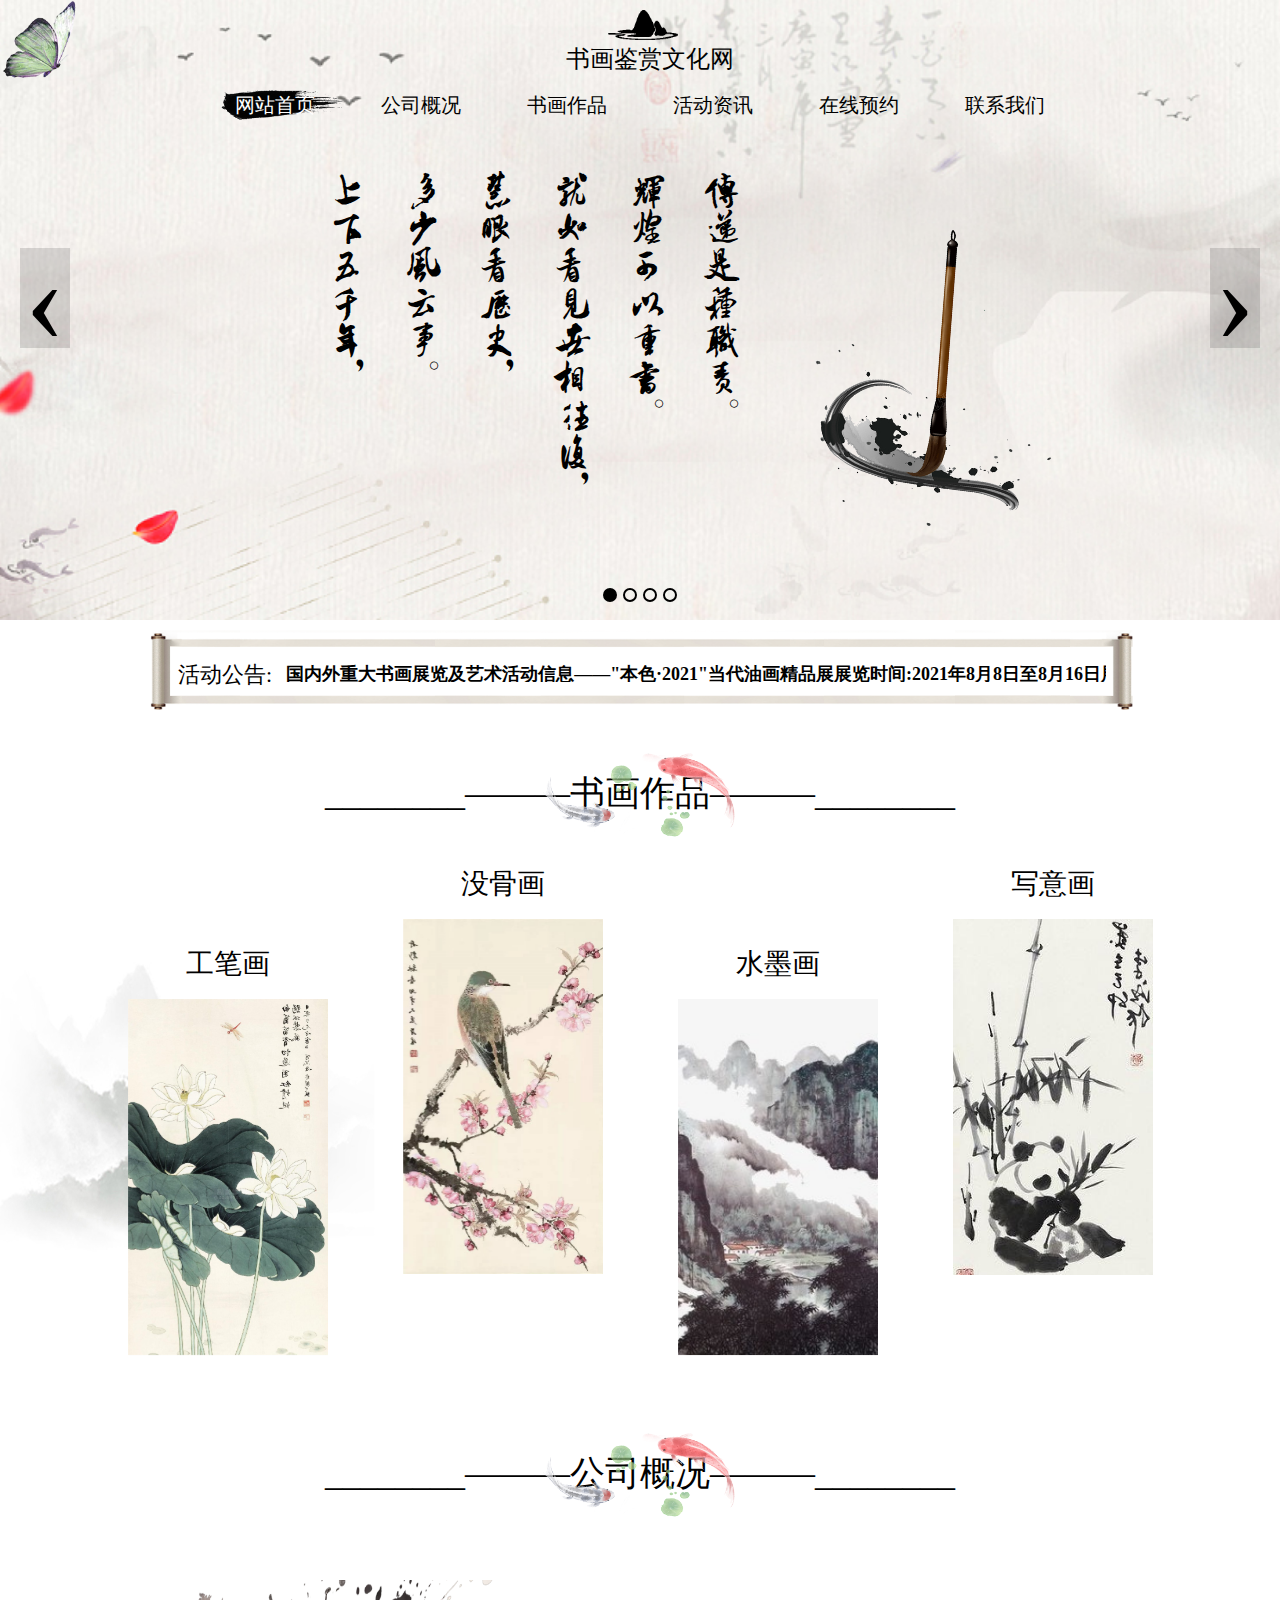
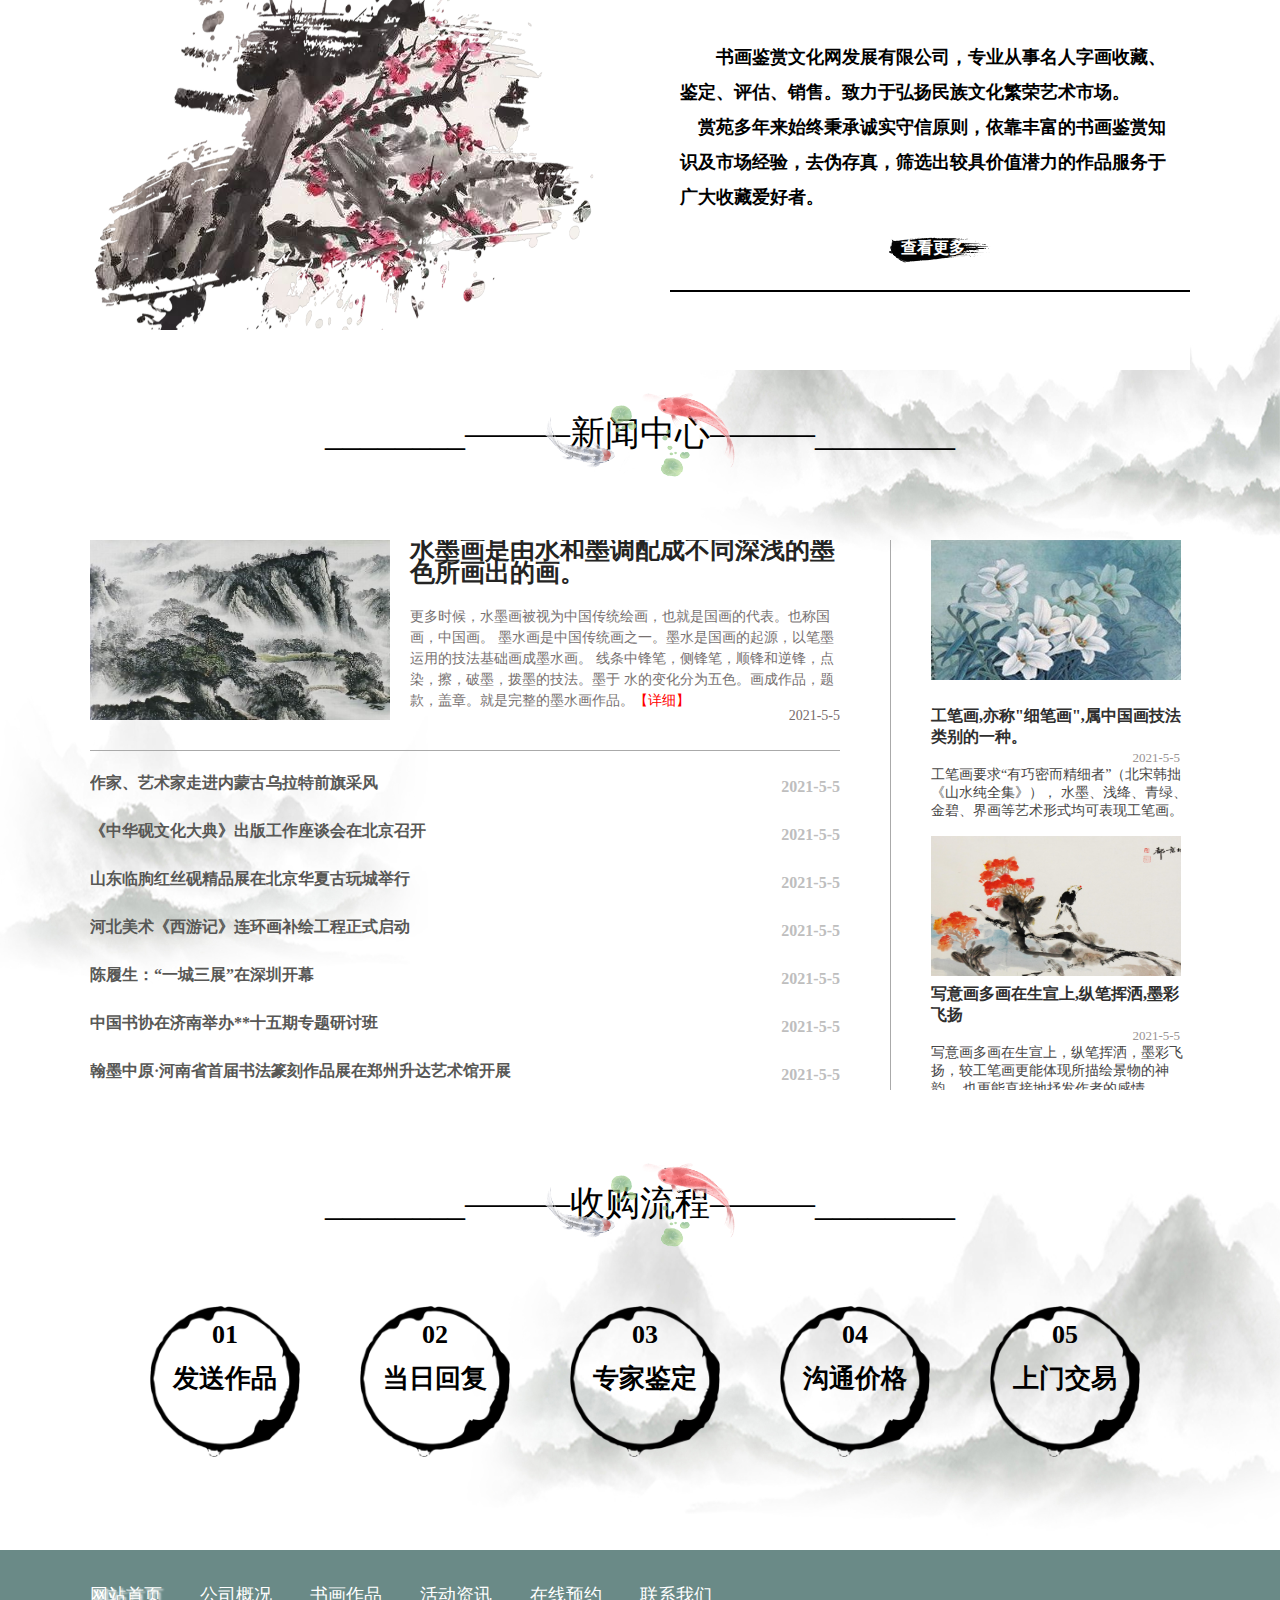
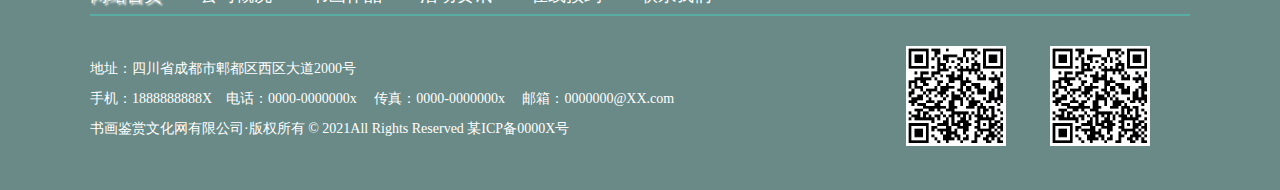
<file: html/index.html>
<!DOCTYPE html>
<html lang="en">

<head>
    <meta charset="UTF-8">
    <meta http-equiv="X-UA-Compatible" content="IE=edge">
    <meta name="viewport" content="width=device-width, initial-scale=1.0">
    <title>首页</title>
    <link rel="stylesheet" href="../css/网站首页.css" />
</head>

<body>
    <!--左侧固定定位的蝴蝶-->
    <a name="TOP"></a>
    <a href="#TOP" id="TOP1" title="回到顶部"></a>
    <span id="SPAN">飞回顶部</span>
    
    <!--头部部分-->
    <header>
        <a href="#"></a>
        <!--最上方的logo-->
        <img src="../img/logo1.png" id="logo1" />
        <!--毛笔图片-->
        <img src="../img/毛笔.png" class="maobi" />
        <!--网站名称-->
        <p>书画鉴赏文化网</p>
        <!--导航栏-->
        <ul>
            <li><a href="index.html" class="color">网站首页</a></li>
            <li><a href="公司概况.html">公司概况</a></li>
            <li><a href="书画作品.html">书画作品</a></li>
            <li><a href="活动资讯.html">活动资讯</a></li>
            <li><a href="在线预约.html">在线预约</a></li>
            <li><a href="联系我们.html">联系我们</a></li>
        </ul>

        <div class="banner">
            <!--banner图片切换-->
            <div id="slide">
                <section>
                    <div class="tupian">
                        <img src="../img/背景6.jpg" class="image">
                    </div>
                    <!--banner底部小圆点-->
                    <div class="select">
                    </div>
                    <!--banner左右切换-->
                    <div class="bt left"><span class="anniu">‹</span>
                    </div>
                    <div class="bt right"><span class="anniu">›</span></div>
                </section>
            </div>
        </div>
        <!--banner文字-->
        <p class="text1">
            <span>上下五千年，</span><br />
            <span>多少风云事。</span><br />
            <span>慧眼看历史，</span><br />
            <span>就如看见世相往复，</span><br />
            <span>辉煌可以重书。</span><br />
            <span>传递是种职责。</span>
        </p>
        <!--banner蝴蝶-->
        <span id="butterfly"></span>
    </header>
    <!--主体部分-->
    <main>
        <!--文字滚动-->
        <div id="long">
            <span>活动公告:</span>
            <span>
                <b>
                    国内外重大书画展览及艺术活动信息——"本色·2021"当代油画精品展展览时间:2021年8月8日至8月16日展览地点:
                    昆山侯北人美术馆"本色·2021"当代油画精品展将于2021年8月8日在昆山侯北人美术馆举办,此次"本色·2021-当代
                    油画精品展"大部分为当代油画的经典力作;与此同时本次展览还收录了当代国画、版画大师的鼎力之作。
                    "灿烂的感性"吴松绘画作品展展览时间:2021年6月25日至7月12曰展览地点:今日美术馆著名香港艺术家吴松先生
                    "灿烂的感性——吴松绘画作品展"将于6月25日至7月12日在北京今日美术馆举行,展览将展出吴松先生近年来的绘画
                    精品21件.本次展览由今日美术馆主办,著名美术评论家,策展人彭锋先生担任学术主持.
                </b>
            </span>
        </div>
        <!--书画作品-->
        <div id="Painting">
            <!--标题-->
            <p>________———书画作品———________</p>
            <!--标题背景图片-->
            <img src="../img/鱼-2.png" class="yu1" />
            <!--书画作品内容-->
            <ul>
                <li>
                    <span>工笔画</span>
                    <img src="../img/工笔画1.jpg" class="t1" />
                    <a href="书画作品.html"><span class="s1">工笔画,亦称"细笔画",属中国画技法类别的一种。</span></a>
                </li>
                <li>
                    <span>没骨画</span>
                    <img src="../img/没骨画1.jpg" class="t2" />
                    <a href="书画作品.html"><span class="s2">在书法里把笔锋所过之处称为"骨",其余部分称为"肉",不用勾轮廓,不要打底稿,更不能放底样拓描。</span></a>
                </li>
                <li>
                    <span>水墨画</span>
                    <img src="../img/水墨画1.jpg" class="t3" />
                    <a href="书画作品.html"><span class="s3">基本的水墨画,仅有水与墨,黑与白色,但进阶的水墨画,也有工笔花鸟画,色彩缤纷。</span></a>
                </li>
                <li>
                    <span>写意画</span><img src="../img/写意画1.jpg" class="t4" />
                    <a href="书画作品.html"><span class="s4">写意画多画在生宣上,纵笔挥洒,墨彩飞扬,较工笔画更能体现所描绘景物的神韵。</span></a>
                </li>
            </ul>
        </div>
        <!--公司概况-->
        <div id="company_profile">
            <!--标题-->
            <p>________———公司概况———________</p>
            <!--标题背景图片-->
            <img src="../img/鱼-2.png" class="yu2" />
            <!--左侧的蒙版-->
            <div class="masking_out"></div>
            <!--左侧内容-->
            <div class="left1"></div>
            <!--右侧内容-->
            <div class="right1">
                书画鉴赏文化网发展有限公司，专业从事名人字画收藏、鉴定、评估、销售。致力于弘扬民族文化繁荣艺术市场。<br />
                &nbsp;&nbsp;&nbsp;&nbsp;赏苑多年来始终秉承诚实守信原则，依靠丰富的书画鉴赏知识及市场经验，去伪存真，筛选出较具价值潜力的作品服务于广大收藏爱好者。
                <a href="公司概况.html">查看更多</a>
            </div>
        </div>
        <!--新闻中心-->
        <div id="press_center">
            <!--标题-->
            <p>________———新闻中心———________</p>
            <!--标题背景图片-->
            <img src="../img/鱼-2.png" class="yu3" />
            <!--左侧内容-->
            <div class="left2">
                <!--左侧上方内容-->
                <div class="pc1">
                    <a href="#"><img src="../img/水墨画4.jpg" /></a>
                    <span>水墨画是由水和墨调配成不同深浅的墨色所画出的画。</span><br /><br />
                    <span>
                        更多时候，水墨画被视为中国传统绘画，也就是国画的代表。也称国画，中国画。
                        墨水画是中国传统画之一。墨水是国画的起源，以笔墨运用的技法基础画成墨水画。
                        线条中锋笔，侧锋笔，顺锋和逆锋，点染，擦，破墨，拨墨的技法。墨于
                        水的变化分为五色。画成作品，题款，盖章。就是完整的墨水画作品。<b>【详细】</b><br />
                        <b class="b2">2021-5-5</b>
                    </span>
                </div>
                <!--左侧下方内容-->
                <div class="pc2">
                    <ul>
                        <li>作家、艺术家走进内蒙古乌拉特前旗采风<span>2021-5-5</span></li>
                        <li>《中华砚文化大典》出版工作座谈会在北京召开<span>2021-5-5</span></li>
                        <li>山东临朐红丝砚精品展在北京华夏古玩城举行<span>2021-5-5</span></li>
                        <li>河北美术《西游记》连环画补绘工程正式启动<span>2021-5-5</span></li>
                        <li>陈履生：“一城三展”在深圳开幕<span>2021-5-5</span></li>
                        <li>中国书协在济南举办**十五期专题研讨班<span>2021-5-5</span></li>
                        <li>翰墨中原·河南省首届书法篆刻作品展在郑州升达艺术馆开展<span>2021-5-5</span></li>
                    </ul>
                </div>
            </div>
            <!--右侧内容-->
            <div class="right2">
                <a href="#"><img src="../img/工笔画3.jpg" /></a><br />
                <span class="title1">工笔画,亦称"细笔画",属中国画技法类别的一种。</span><br />
                <span class="rq1">2021-5-5</span>
                <span>
                    工笔画要求“有巧密而精细者”（北宋韩拙《山水纯全集》），
                    水墨、浅绛、青绿、金碧、界画等艺术形式均可表现工笔画。<br /><br />
                </span>
                <a href="#"><img src="../img/写意画5.jpg" /></a>
                <span class="title1">写意画多画在生宣上,纵笔挥洒,墨彩飞扬</span><br />
                <span class="rq1">2021-5-5</span>
                <span>写意画多画在生宣上，纵笔挥洒，墨彩飞扬，较工笔画更能体现所描绘景物的神韵，
                    也更能直接地抒发作者的感情。
                </span>
            </div>
        </div>
        <!--收购流程-->
        <div id="Acquisition_process">
            <!--标题-->
            <p>________———收购流程———________</p>
            <!--标题背景图片-->
            <img src="../img/鱼-2.png" class="yu4" />
            <!--服务流程板块-->
            <ul>
                <li class="Li1">01<br />发送作品</li>
                <li class="Li2">02<br />当日回复</li>
                <li class="Li3">03<br />专家鉴定</li>
                <li class="Li4">04<br />沟通价格</li>
                <li class="Li5">05<br />上门交易</li>
            </ul>
        </div>
    </main>
    <!--底部-->
    <footer>
        <div id="foot">
            <ul>
                <li><a href="网站首页.html" class="color">网站首页</a></li>
                <li><a href="公司概况.html">公司概况</a></li>
                <li><a href="书画作品.html">书画作品</a></li>
                <li><a href="活动资讯.html">活动资讯</a></li>
                <li><a href="在线预约.html">在线预约</a></li>
                <li><a href="联系我们.html">联系我们</a></li>
            </ul>
            <img src="../img/二维码.jpg" />
            <img src="../img/二维码.jpg" />
            <span class="foot1">地址：四川省成都市郫都区西区大道2000号</span><br /><br />
            <span class="foot2">手机：1888888888X&nbsp;&nbsp;&nbsp;&nbsp;电话：0000-0000000x&nbsp;&nbsp;&nbsp;&nbsp;
                传真：0000-0000000x
                &nbsp;&nbsp;&nbsp;&nbsp;邮箱：​0000000@XX.com</span><br />
            <span class="foot3">书画鉴赏文化网有限公司·版权所有 © 2021All Rights Reserved 某ICP备0000X号</span>
        </div>
    </footer>
</body>
<!--引用js-->
<script type="text/javascript" src="../js/首页.js"></script>

</html>
</file>
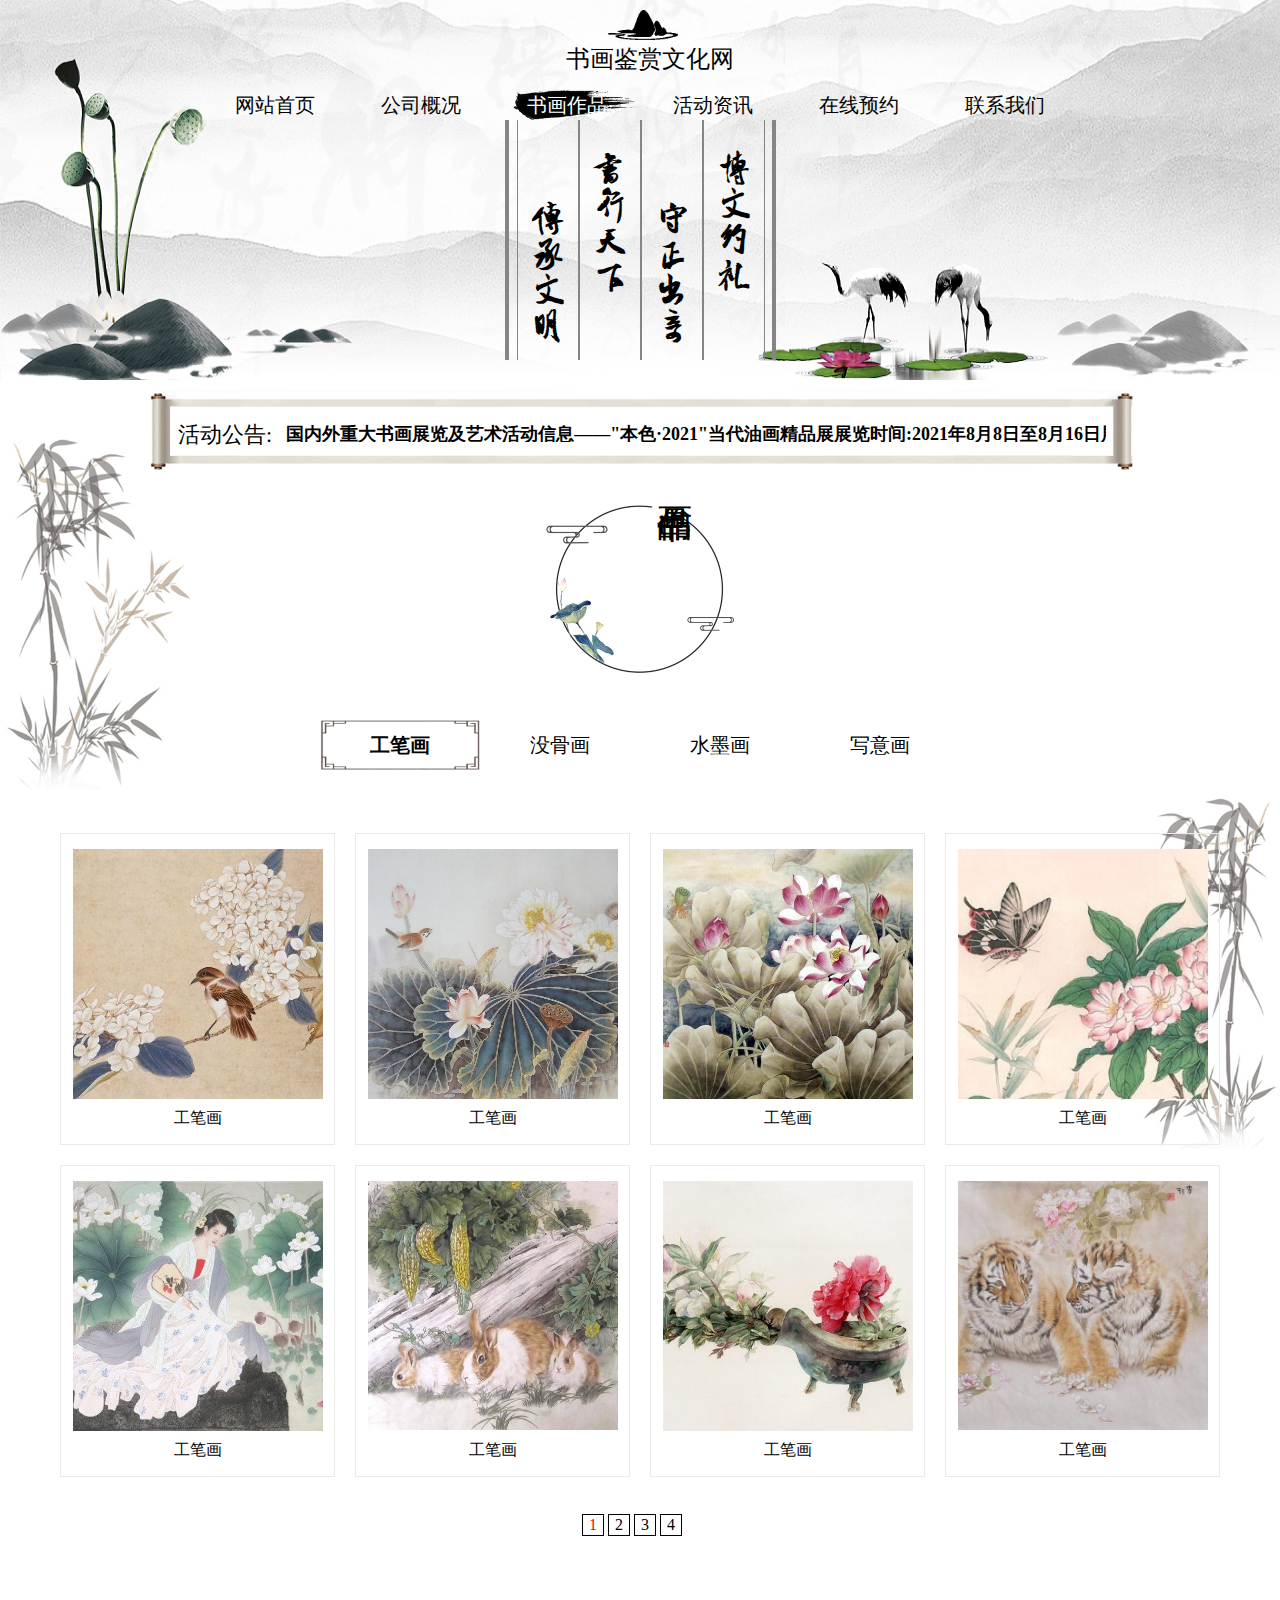
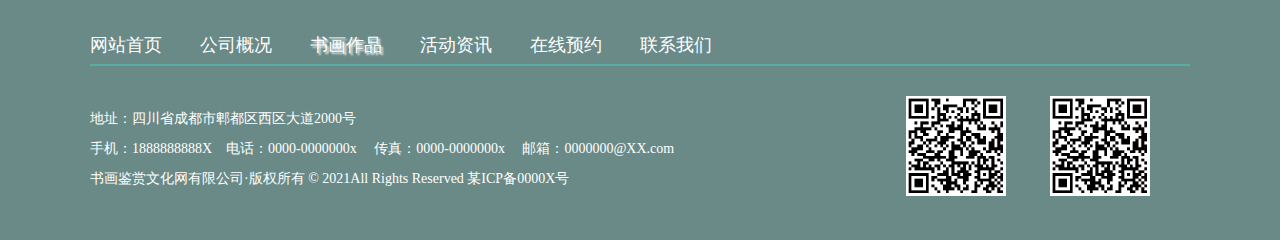
<file: html/书画作品.html>
<!DOCTYPE html>
<html lang="en">

<head>
    <meta charset="UTF-8">
    <meta http-equiv="X-UA-Compatible" content="IE=edge">
    <meta name="viewport" content="width=device-width, initial-scale=1.0">
    <title>书画作品</title>
    <link rel="stylesheet" href="../css/网站首页.css" />
    <link rel="stylesheet" href="../css/公司概况.css" />
    <link rel="stylesheet" href="../css/活动资讯.css" />
    <link rel="stylesheet" href="../css/书画作品.css" />

</head>

<body>
    <!--头部部分-->
    <header>
        <!--最上方的logo-->
        <img src="../img/logo1.png" id="logo1" />
        <!--网站名称-->
        <p>书画鉴赏文化网</p>
        <!--导航栏-->
        <ul>
            <li><a href="index.html">网站首页</a></li>
            <li><a href="公司概况.html">公司概况</a></li>
            <li><a href="书画作品.html" class="color">书画作品</a></li>
            <li><a href="活动资讯.html">活动资讯</a></li>
            <li><a href="在线预约.html">在线预约</a></li>
            <li><a href="联系我们.html">联系我们</a></li>
        </ul>
        <div class="banner">
            <!--图片轮播-->
            <div class="left1"></div>
            <!--banner文字-->
            <ul class="ul_1">
                <li>传承文明</li>
                <li>书行天下</li>
                <li>守正出奇</li>
                <li>博文约礼</li>
            </ul>
        </div>
    </header>
    <!--主体部分-->
    <main>
        <a name="aa"></a>
        <!--文字滚动-->
        <div id="long">
            <span>活动公告:</span>
            <span>
                <b>
                    国内外重大书画展览及艺术活动信息——"本色·2021"当代油画精品展展览时间:2021年8月8日至8月16日展览地点:
                    昆山侯北人美术馆"本色·2021"当代油画精品展将于2021年8月8日在昆山侯北人美术馆举办,此次"本色·2021-当代
                    油画精品展"大部分为当代油画的经典力作;与此同时本次展览还收录了当代国画、版画大师的鼎力之作。
                    "灿烂的感性"吴松绘画作品展展览时间:2021年6月25日至7月12曰展览地点:今日美术馆著名香港艺术家吴松先生
                    "灿烂的感性——吴松绘画作品展"将于6月25日至7月12日在北京今日美术馆举行,展览将展出吴松先生近年来的绘画
                    精品21件.本次展览由今日美术馆主办,著名美术评论家,策展人彭锋先生担任学术主持。
                </b>
            </span>
        </div>
        <!--书画作品-->
        <div id="company_profile_2">
            <!--↑用的公司概况的css样式，可以忽略这个大div的id名-->
            <!--标题圆形背景图片-->
            <p class="p1"></p>
            <!--标题-->
            <span class="p2">书画作品</span>
            <!--内容-->
            <!--书画作品导航栏-->
            <div id="tab" class="tab_box">
                <ul>
                    <li class="hover">工笔画</li>
                    <li class="link">没骨画</li>
                    <li class="link">水墨画</li>
                    <li class="link">写意画</li>
                </ul>
                <!--书画作品内容-->
                <div class="box">
                    <!--工笔画表格-->
                    <div class="content" style="display: block;">
                        <table>
                            <tr class="tr1">
                                <td>
                                    <a href="书画作品详情-1.html#aa">
                                        <span><img src="../img/工笔画z1.jpg" /></span><br />
                                        工笔画
                                    </a>
                                </td>
                                <td>
                                    <a href="书画作品详情-1.html#aa">
                                        <span><img src="../img/工笔画z2.jpg" /></span><br />
                                        工笔画
                                    </a>
                                </td>
                                <td>
                                    <a href="书画作品详情-1.html#aa">
                                        <span><img src="../img/工笔画z3.jpg" /></span><br />
                                        工笔画
                                    </a>
                                </td>
                                <td>
                                    <a href="书画作品详情-1.html#aa">
                                        <span><img src="../img/工笔画z4.jpg" /></span><br />
                                        工笔画
                                    </a>
                                </td>
                            </tr>
                            <tr class="tr2">
                                <td>
                                    <a href="书画作品详情-1.html#aa">
                                        <span><img src="../img/工笔画z5.jpg" /></span><br />
                                        工笔画
                                    </a>
                                </td>
                                <td>
                                    <a href="书画作品详情-1.html#aa">
                                        <span><img src="../img/工笔画z6.jpg" /></span><br />
                                        工笔画
                                    </a>
                                </td>
                                <td>
                                    <a href="书画作品详情-1.html#aa">
                                        <span><img src="../img/工笔画z7.jpg" /></span><br />
                                        工笔画
                                    </a>
                                </td>
                                <td>
                                    <a href="书画作品详情-1.html#aa">
                                        <span><img src="../img/工笔画z8.jpg" /></span><br />
                                        工笔画
                                    </a>
                                </td>
                            </tr>
                        </table>
                        <!--书画作品底部假的1234页面-->
                        <span class="sp1 color_red">1</span>
                        <span class="sp1">2</span>
                        <span class="sp1">3</span>
                        <span class="sp1">4</span>
                    </div>
                    <!--没骨画表格-->
                    <div class="content">
                        <table>
                            <tr class="tr11">
                                <td>
                                    <a href="书画作品详情-2.html#aa">
                                        <span><img src="../img/没骨画z1.jpg" /></span><br />
                                        没骨画
                                    </a>
                                </td>
                                <td>
                                    <a href="书画作品详情-2.html#aa">
                                        <span><img src="../img/没骨画z2.jpg" /></span><br />
                                        没骨画
                                    </a>
                                </td>
                                <td>
                                    <a href="书画作品详情-2.html#aa">
                                        <span><img src="../img/没骨画z3.jpg" /></span><br />
                                        没骨画
                                    </a>
                                </td>
                                <td>
                                    <a href="书画作品详情-2.html#aa">
                                        <span><img src="../img/没骨画z4.jpg" /></span><br />
                                        没骨画
                                    </a>
                                </td>
                            </tr>
                            <tr class="tr22">
                                <td>
                                    <a href="书画作品详情-2.html#aa">
                                        <span><img src="../img/没骨画z5.jpg" /></span><br />
                                        没骨画
                                    </a>
                                </td>
                                <td>
                                    <a href="书画作品详情-2.html#aa">
                                        <span><img src="../img/没骨画z6.jpg" /></span><br />
                                        没骨画
                                    </a>
                                </td>
                                <td>
                                    <a href="书画作品详情-2.html#aa">
                                        <span><img src="../img/没骨画z7.jpg" /></span><br />
                                        没骨画
                                    </a>
                                </td>
                                <td>
                                    <a href="书画作品详情-2.html#aa">
                                        <span><img src="../img/没骨画z8.jpg" /></span><br />
                                        没骨画
                                    </a>
                                </td>
                            </tr>
                        </table>
                        <!--书画作品底部假的1234页面-->
                        <span class="sp1">1</span>
                        <span class="sp1 color_red">2</span>
                        <span class="sp1">3</span>
                        <span class="sp1">4</span>
                    </div>
                    <!--水墨画表格-->
                    <div class="content">
                        <table>
                            <tr class="tr111">
                                <td>
                                    <a href="书画作品详情-3.html#aa">
                                        <span><img src="../img/水墨画z1.jpg" /></span><br />
                                        水墨画
                                    </a>
                                </td>
                                <td>
                                    <a href="书画作品详情-3.html#aa">
                                        <span><img src="../img/水墨画z2.jpg" /></span><br />
                                        水墨画
                                    </a>
                                </td>
                                <td>
                                    <a href="书画作品详情-3.html#aa">
                                        <span><img src="../img/水墨画z3.jpg" /></span><br />
                                        水墨画
                                    </a>
                                </td>
                                <td>
                                    <a href="书画作品详情-3.html#aa">
                                        <span><img src="../img/水墨画z4.jpg" /></span><br />
                                        水墨画
                                    </a>
                                </td>
                            </tr>
                            <tr class="tr222">
                                <td>
                                    <a href="书画作品详情-3.html#aa">
                                        <span><img src="../img/水墨画z5.jpg" /></span><br />
                                        水墨画
                                    </a>
                                </td>
                                <td>
                                    <a href="书画作品详情-3.html#aa">
                                        <span><img src="../img/水墨画z6.jpg" /></span><br />
                                        水墨画
                                    </a>
                                </td>
                                <td>
                                    <a href="书画作品详情-3.html#aa">
                                        <span><img src="../img/水墨画z7.jpg" /></span><br />
                                        水墨画
                                    </a>
                                </td>
                                <td>
                                    <a href="书画作品详情-3.html#aa">
                                        <span><img src="../img/水墨画z8.jpg" /></span><br />
                                        水墨画
                                    </a>
                                </td>
                            </tr>
                        </table>
                        <!--书画作品底部假的1234页面-->
                        <span class="sp1">1</span>
                        <span class="sp1">2</span>
                        <span class="sp1 color_red">3</span>
                        <span class="sp1">4</span>
                    </div>
                    <!--写意画表格-->
                    <div class="content">
                        <table>
                            <tr class="tr1111">
                                <td>
                                    <a href="书画作品详情-4.html#aa">
                                        <span><img src="../img/写意画z1.jpg" /></span><br />
                                        写意画
                                    </a>
                                </td>
                                <td>
                                    <a href="书画作品详情-4.html#aa">
                                        <span><img src="../img/写意画z2.jpg" /></span><br />
                                        写意画
                                    </a>
                                </td>
                                <td>
                                    <a href="书画作品详情-4.html#aa">
                                        <span><img src="../img/写意画z3.jpg" /></span><br />
                                        写意画
                                    </a>
                                </td>
                                <td>
                                    <a href="书画作品详情-4.html#aa">
                                        <span><img src="../img/写意画z4.jpg" /></span><br />
                                        写意画
                                    </a>
                                </td>
                            </tr>
                            <tr class="tr2222">
                                <td>
                                    <a href="书画作品详情-4.html#aa">
                                        <span><img src="../img/写意画z5.jpg" /></span><br />
                                        写意画
                                    </a>
                                </td>
                                <td>
                                    <a href="书画作品详情-4.html#aa">
                                        <span><img src="../img/写意画z6.jpg" /></span><br />
                                        写意画
                                    </a>
                                </td>
                                <td>
                                    <a href="书画作品详情-4.html#aa">
                                        <span><img src="../img/写意画z7.jpg" /></span><br />
                                        写意画
                                    </a>
                                </td>
                                <td>
                                    <a href="书画作品详情-4.html#aa">
                                        <span><img src="../img/写意画z8.jpg" /></span><br />
                                        写意画
                                    </a>
                                </td>
                            </tr>
                        </table>
                        <!--书画作品底部假的1234页面-->
                        <span class="sp1">1</span>
                        <span class="sp1">2</span>
                        <span class="sp1">3</span>
                        <span class="sp1 color_red">4</span>
                    </div>
                </div>
            </div>
        </div>
    </main>
    <!--底部-->
    <footer>
        <div id="foot">
            <ul>
                <li><a href="index.html">网站首页</a></li>
                <li><a href="公司概况.html">公司概况</a></li>
                <li><a href="书画作品.html" class="color">书画作品</a></li>
                <li><a href="活动资讯.html">活动资讯</a></li>
                <li><a href="在线预约.html">在线预约</a></li>
                <li><a href="联系我们.html">联系我们</a></li>
            </ul>
            <img src="../img/二维码.jpg" />
            <img src="../img/二维码.jpg" />
            <span class="foot1">地址：四川省成都市郫都区西区大道2000号</span><br /><br />
            <span class="foot2">手机：1888888888X&nbsp;&nbsp;&nbsp;&nbsp;电话：0000-0000000x&nbsp;&nbsp;&nbsp;&nbsp;
                传真：0000-0000000x
                &nbsp;&nbsp;&nbsp;&nbsp;邮箱：​0000000@XX.com</span><br />
            <span class="foot3">书画鉴赏文化网有限公司·版权所有 © 2021All Rights Reserved 某ICP备0000X号</span>
        </div>
    </footer>
</body>
<script type="text/javascript" src="../js/活动资讯.js"></script>
<script type="text/javascript">
    var tr1 = document.querySelector(".tr1");/*获取工笔画表格第一行*/
    var tr2 = document.querySelector(".tr2");/*获取工笔画表格第二行*/

    var tr11 = document.querySelector(".tr11");/*获取没骨画表格第一行*/
    var tr22 = document.querySelector(".tr22");/*获取没骨画表格第二行*/

    var tr111 = document.querySelector(".tr111");/*获取水墨画表格第一行*/
    var tr222 = document.querySelector(".tr222");/*获取水墨画表格第二行*/

    var tr1111 = document.querySelector(".tr1111");/*获取写意画表格第一行*/
    var tr2222 = document.querySelector(".tr2222");/*获取写意画表格第二行*/
    //用js检测鼠标滚轮距离顶部位置来给div添加动画
    window.onscroll = function () {
        //检测鼠标滚轮距离顶部位置
        var top = document.documentElement.scrollTop || document.body.scrollTop;
        console.log(top);
        //要设置到DIV显示出来时给div添加动画
        if (top > (tr1.offsetTop - tr1.offsetHeight + 400)) {/*工笔画表格第一行出场*/
            tr1.style.animation = "tr1 0.5s linear 1";
        }
        if (top > (tr2.offsetTop - tr2.offsetHeight + 400)) {/*工笔画表格第二行出场*/
            tr2.style.animation = "tr2 0.5s linear 1";
        }

        if (top > (tr11.offsetTop - tr11.offsetHeight + 400)) {/*没骨画表格第一行出场*/
            tr11.style.animation = "tr1 0.5s linear 1";
        }
        if (top > (tr22.offsetTop - tr22.offsetHeight + 400)) {/*没骨画表格第二行出场*/
            tr22.style.animation = "tr2 0.5s linear 1";
        }

        if (top > (tr111.offsetTop - tr111.offsetHeight + 400)) {/*水墨画表格第一行出场*/
            tr111.style.animation = "tr1 0.5s linear 1";
        }
        if (top > (tr222.offsetTop - tr222.offsetHeight + 400)) {/*水墨画表格第二行出场*/
            tr222.style.animation = "tr2 0.5s linear 1";
        }

        if (top > (tr1111.offsetTop - tr1111.offsetHeight + 400)) {/*写意画表格第一行出场*/
            tr1111.style.animation = "tr1 0.5s linear 1";
        }
        if (top > (tr2222.offsetTop - tr2222.offsetHeight + 400)) {/*写意画表格第二行出场*/
            tr2222.style.animation = "tr2 0.5s linear 1";
        }
    }
</script>

</html>
</file>
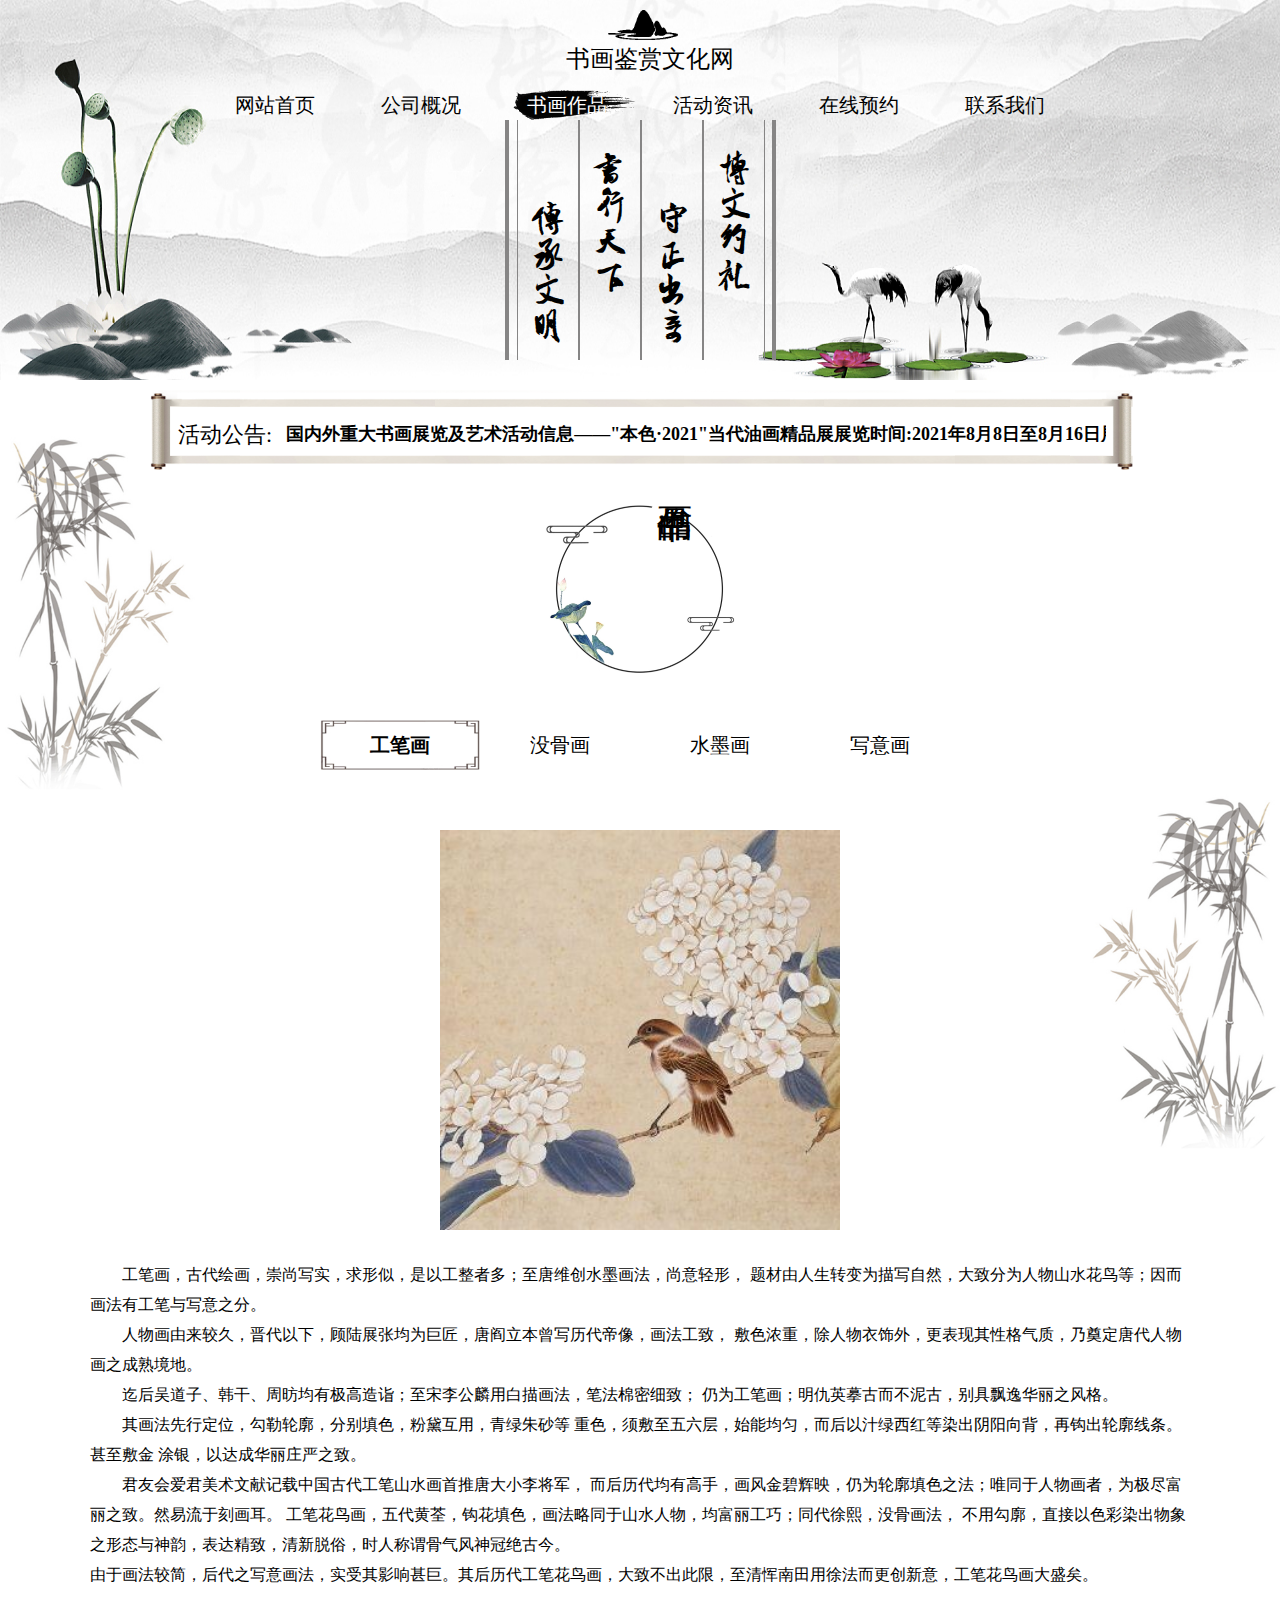
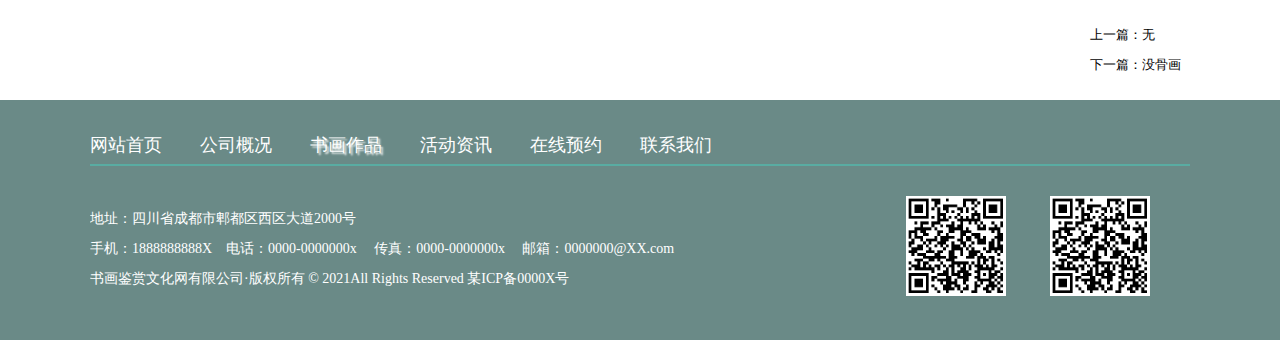
<file: html/书画作品详情-1.html>
<!DOCTYPE html>
<html lang="en">

<head>
    <meta charset="UTF-8">
    <meta http-equiv="X-UA-Compatible" content="IE=edge">
    <meta name="viewport" content="width=device-width, initial-scale=1.0">
    <title>书画作品</title>
    <link rel="stylesheet" href="../css/网站首页.css" />
    <link rel="stylesheet" href="../css/公司概况.css" />
    <link rel="stylesheet" href="../css/活动资讯.css" />
    <link rel="stylesheet" href="../css/书画作品.css" />
    <link rel="stylesheet" href="../css/书画作品详情.css" />

</head>

<body>
    <!--头部部分-->
    <header>
        <!--最上方的logo-->
        <img src="../img/logo1.png" id="logo1" />
        <!--网站名称-->
        <p>书画鉴赏文化网</p>
        <!--导航栏-->
        <ul>
            <li><a href="index.html">网站首页</a></li>
            <li><a href="公司概况.html">公司概况</a></li>
            <li><a href="书画作品.html" class="color">书画作品</a></li>
            <li><a href="活动资讯.html">活动资讯</a></li>
            <li><a href="在线预约.html">在线预约</a></li>
            <li><a href="联系我们.html">联系我们</a></li>
        </ul>
        <div class="banner">
            <!--图片轮播-->
            <div class="left1"></div>
            <!--banner文字-->
            <ul class="ul_1">
                <li>传承文明</li>
                <li>书行天下</li>
                <li>守正出奇</li>
                <li>博文约礼</li>
            </ul>
        </div>
    </header>
    <!--主体部分-->
    <main>
        <!--文字滚动-->
        <div id="long">
            <span>活动公告:</span>
            <span>
                <b>
                    国内外重大书画展览及艺术活动信息——"本色·2021"当代油画精品展展览时间:2021年8月8日至8月16日展览地点:
                    昆山侯北人美术馆"本色·2021"当代油画精品展将于2021年8月8日在昆山侯北人美术馆举办,此次"本色·2021-当代
                    油画精品展"大部分为当代油画的经典力作;与此同时本次展览还收录了当代国画、版画大师的鼎力之作。
                    "灿烂的感性"吴松绘画作品展展览时间:2021年6月25日至7月12曰展览地点:今日美术馆著名香港艺术家吴松先生
                    "灿烂的感性——吴松绘画作品展"将于6月25日至7月12日在北京今日美术馆举行,展览将展出吴松先生近年来的绘画
                    精品21件.本次展览由今日美术馆主办,著名美术评论家,策展人彭锋先生担任学术主持。
                </b>
            </span>
        </div>
        <!--书画作品-->
        <div id="company_profile_2">
            <!--↑用的公司概况的css样式，可以忽略这个大div的id名-->
            <!--标题圆形背景图片-->
            <p class="p1"></p>
            <!--标题-->
            <span class="p2">书画作品</span>
            <!--内容-->
            <!--书画作品导航栏-->
            <a name="aa"></a>
            <div id="tab" class="tab_box">
                <ul>
                    <li class="hover"><a href="书画作品.html#aa">工笔画</a></li>
                    <li class="link"><a href="书画作品.html#aa">没骨画</a></li>
                    <li class="link"><a href="书画作品.html#aa">水墨画</a></li>
                    <li class="link"><a href="书画作品.html#aa">写意画</a></li>
                </ul>
                <br /><br /><br /><br />
                <!--书画作品详情-->
                <div class="details">
                    <div class="image"></div>
                    <br />
                    <p>
                        工笔画，古代绘画，崇尚写实，求形似，是以工整者多；至唐维创水墨画法，尚意轻形，
                        题材由人生转变为描写自然，大致分为人物山水花鸟等；因而画法有工笔与写意之分。
                    </p>
                    <p>
                        人物画由来较久，晋代以下，顾陆展张均为巨匠，唐阎立本曾写历代帝像，画法工致，
                        敷色浓重，除人物衣饰外，更表现其性格气质，乃奠定唐代人物画之成熟境地。
                    </p>
                    <p>
                        迄后吴道子、韩干、周昉均有极高造诣；至宋李公麟用白描画法，笔法棉密细致；
                        仍为工笔画；明仇英摹古而不泥古，别具飘逸华丽之风格。
                    </p>
                    <p>
                        其画法先行定位，勾勒轮廓，分别填色，粉黛互用，青绿朱砂等
                        重色，须敷至五六层，始能均匀，而后以汁绿西红等染出阴阳向背，再钩出轮廓线条。甚至敷金
                        涂银，以达成华丽庄严之致。
                    </p>
                    <p>
                        君友会爱君美术文献记载中国古代工笔山水画首推唐大小李将军，
                        而后历代均有高手，画风金碧辉映，仍为轮廓填色之法；唯同于人物画者，为极尽富丽之致。然易流于刻画耳。
                        工笔花鸟画，五代黄荃，钩花填色，画法略同于山水人物，均富丽工巧；同代徐熙，没骨画法，
                        不用勾廓，直接以色彩染出物象之形态与神韵，表达精致，清新脱俗，时人称谓骨气风神冠绝古今。
                    </p>
                        由于画法较简，后代之写意画法，实受其影响甚巨。其后历代工笔花鸟画，大致不出此限，至清恽南田用徐法而更创新意，工笔花鸟画大盛矣。
                    </p>
                    <br />
                    <a href="#">上一篇：无</a><br />
                    <a href="书画作品详情-2.html#aa">下一篇：没骨画</a>
                </div>
            </div>
        </div>
    </main>
    <!--底部-->
    <footer>
        <div id="foot">
            <ul>
                <li><a href="index.html">网站首页</a></li>
                <li><a href="公司概况.html">公司概况</a></li>
                <li><a href="书画作品.html" class="color">书画作品</a></li>
                <li><a href="活动资讯.html">活动资讯</a></li>
                <li><a href="在线预约.html">在线预约</a></li>
                <li><a href="联系我们.html">联系我们</a></li>
            </ul>
            <img src="../img/二维码.jpg" />
            <img src="../img/二维码.jpg" />
            <span class="foot1">地址：四川省成都市郫都区西区大道2000号</span><br /><br />
            <span class="foot2">手机：1888888888X&nbsp;&nbsp;&nbsp;&nbsp;电话：0000-0000000x&nbsp;&nbsp;&nbsp;&nbsp;
                传真：0000-0000000x
                &nbsp;&nbsp;&nbsp;&nbsp;邮箱：​0000000@XX.com</span><br />
            <span class="foot3">书画鉴赏文化网有限公司·版权所有 © 2021All Rights Reserved 某ICP备0000X号</span>
        </div>
    </footer>
</body>
<script type="text/javascript" src="../js/书画作品详情.js"></script>

</html>
</file>
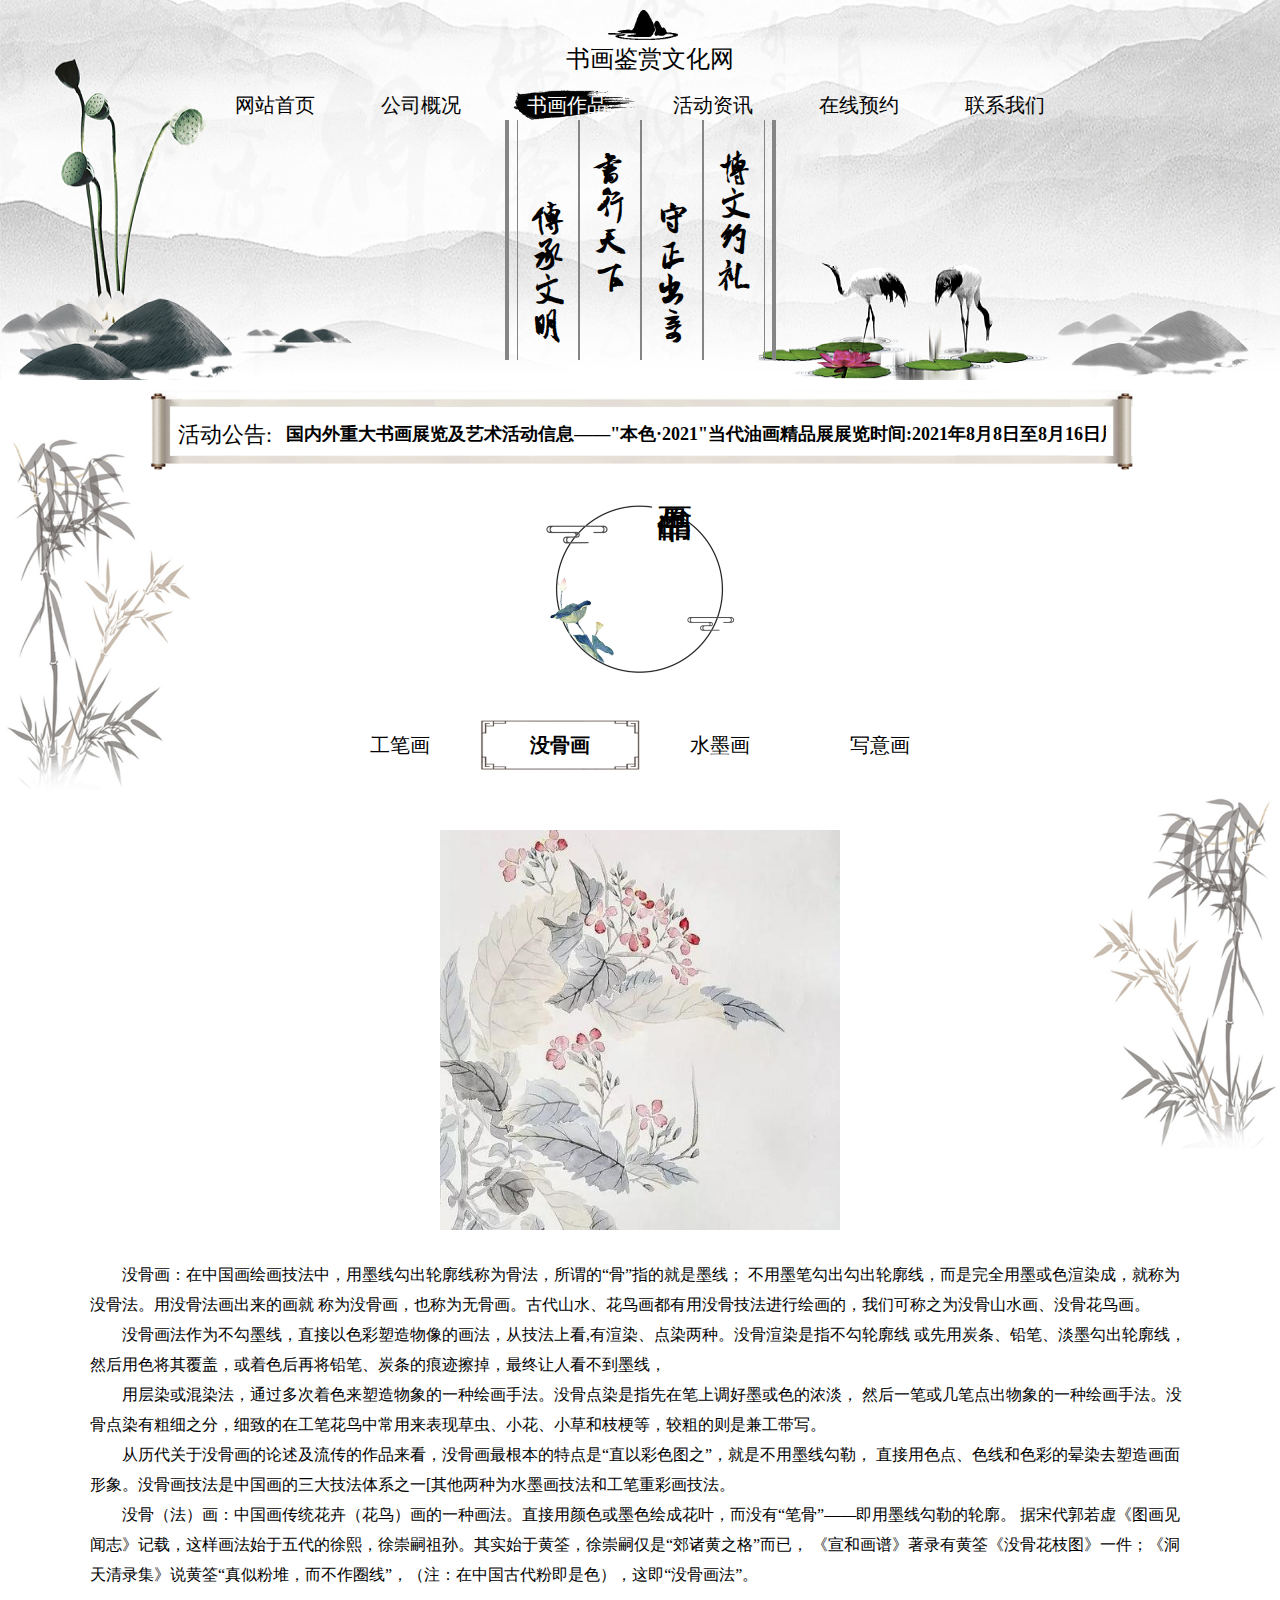
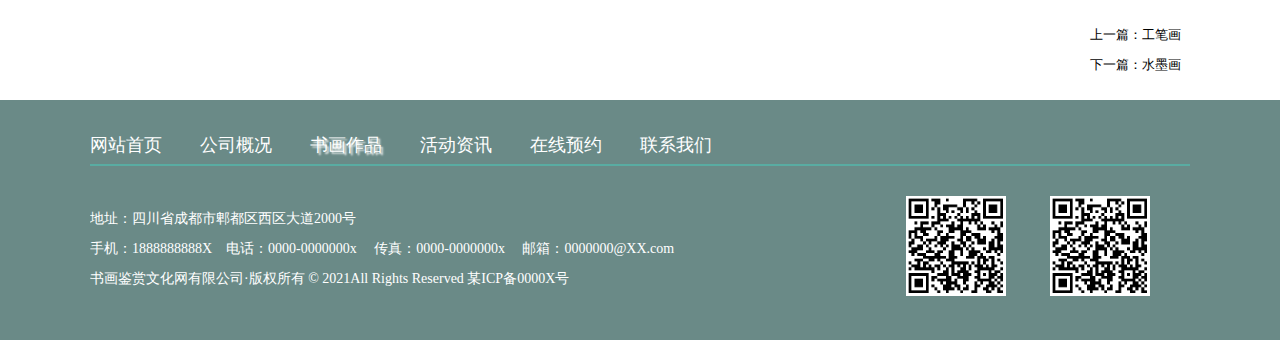
<file: html/书画作品详情-2.html>
<!DOCTYPE html>
<html lang="en">

<head>
    <meta charset="UTF-8">
    <meta http-equiv="X-UA-Compatible" content="IE=edge">
    <meta name="viewport" content="width=device-width, initial-scale=1.0">
    <title>书画作品</title>
    <link rel="stylesheet" href="../css/网站首页.css" />
    <link rel="stylesheet" href="../css/公司概况.css" />
    <link rel="stylesheet" href="../css/活动资讯.css" />
    <link rel="stylesheet" href="../css/书画作品.css" />
    <link rel="stylesheet" href="../css/书画作品详情.css" />
</head>
<style>
    .details .image {
        background-image: url(../img/没骨画z1.jpg);
    }
</style>

<body>
    <!--头部部分-->
    <header>
        <!--最上方的logo-->
        <img src="../img/logo1.png" id="logo1" />
        <!--网站名称-->
        <p>书画鉴赏文化网</p>
        <!--导航栏-->
        <ul>
            <li><a href="index.html">网站首页</a></li>
            <li><a href="公司概况.html">公司概况</a></li>
            <li><a href="书画作品.html" class="color">书画作品</a></li>
            <li><a href="活动资讯.html">活动资讯</a></li>
            <li><a href="在线预约.html">在线预约</a></li>
            <li><a href="联系我们.html">联系我们</a></li>
        </ul>
        <div class="banner">
            <!--图片轮播-->
            <div class="left1"></div>
            <!--banner文字-->
            <ul class="ul_1">
                <li>传承文明</li>
                <li>书行天下</li>
                <li>守正出奇</li>
                <li>博文约礼</li>
            </ul>
        </div>
    </header>
    <!--主体部分-->
    <main>
        <!--文字滚动-->
        <div id="long">
            <span>活动公告:</span>
            <span>
                <b>
                    国内外重大书画展览及艺术活动信息——"本色·2021"当代油画精品展展览时间:2021年8月8日至8月16日展览地点:
                    昆山侯北人美术馆"本色·2021"当代油画精品展将于2021年8月8日在昆山侯北人美术馆举办,此次"本色·2021-当代
                    油画精品展"大部分为当代油画的经典力作;与此同时本次展览还收录了当代国画、版画大师的鼎力之作。
                    "灿烂的感性"吴松绘画作品展展览时间:2021年6月25日至7月12曰展览地点:今日美术馆著名香港艺术家吴松先生
                    "灿烂的感性——吴松绘画作品展"将于6月25日至7月12日在北京今日美术馆举行,展览将展出吴松先生近年来的绘画
                    精品21件.本次展览由今日美术馆主办,著名美术评论家,策展人彭锋先生担任学术主持。
                </b>
            </span>
        </div>
        <!--书画作品-->
        <div id="company_profile_2">
            <!--↑用的公司概况的css样式，可以忽略这个大div的id名-->
            <!--标题圆形背景图片-->
            <p class="p1"></p>
            <!--标题-->
            <span class="p2">书画作品</span>
            <!--内容-->
            <!--书画作品导航栏-->
            <a name="aa"></a>
            <div id="tab" class="tab_box">
                <ul>
                    <li class="link"><a href="书画作品.html#aa">工笔画</a></li>
                    <li class="hover"><a href="书画作品.html#aa">没骨画</a></li>
                    <li class="link"><a href="书画作品.html#aa">水墨画</a></li>
                    <li class="link"><a href="书画作品.html#aa">写意画</a></li>
                </ul>
                <br /><br /><br /><br />
                <!--书画作品详情-->
                <div class="details">
                    <div class="image">
                    </div>
                    <br />
                    <p>
                        没骨画：在中国画绘画技法中，用墨线勾出轮廓线称为骨法，所谓的“骨”指的就是墨线；
                        不用墨笔勾出勾出轮廓线，而是完全用墨或色渲染成，就称为没骨法。用没骨法画出来的画就
                        称为没骨画，也称为无骨画。古代山水、花鸟画都有用没骨技法进行绘画的，我们可称之为没骨山水画、没骨花鸟画。
                    </p>
                    <p>
                        没骨画法作为不勾墨线，直接以色彩塑造物像的画法，从技法上看,有渲染、点染两种。没骨渲染是指不勾轮廓线
                        或先用炭条、铅笔、淡墨勾出轮廓线，然后用色将其覆盖，或着色后再将铅笔、炭条的痕迹擦掉，最终让人看不到墨线，
                    </p>
                    <p>

                        用层染或混染法，通过多次着色来塑造物象的一种绘画手法。没骨点染是指先在笔上调好墨或色的浓淡，
                        然后一笔或几笔点出物象的一种绘画手法。没骨点染有粗细之分，细致的在工笔花鸟中常用来表现草虫、小花、小草和枝梗等，较粗的则是兼工带写。
                    </p>
                    <p>
                        从历代关于没骨画的论述及流传的作品来看，没骨画最根本的特点是“直以彩色图之”，就是不用墨线勾勒，
                        直接用色点、色线和色彩的晕染去塑造画面形象。没骨画技法是中国画的三大技法体系之一[其他两种为水墨画技法和工笔重彩画技法。
                    </p>
                    <p>
                        没骨（法）画：中国画传统花卉（花鸟）画的一种画法。直接用颜色或墨色绘成花叶，而没有“笔骨”——即用墨线勾勒的轮廓。
                        据宋代郭若虚《图画见闻志》记载，这样画法始于五代的徐熙，徐崇嗣祖孙。其实始于黄筌，徐崇嗣仅是“郊诸黄之格”而已，
                        《宣和画谱》著录有黄筌《没骨花枝图》一件；《洞天清录集》说黄筌“真似粉堆，而不作圈线”，（注：在中国古代粉即是色），这即“没骨画法”。
                    </p>
                    <br />
                    <a href="书画作品详情-1.html#aa">上一篇：工笔画</a><br />
                    <a href="书画作品详情-3.html#aa">下一篇：水墨画</a>
                </div>
            </div>
        </div>
    </main>
    <!--底部-->
    <footer>
        <div id="foot">
            <ul>
                <li><a href="index.html">网站首页</a></li>
                <li><a href="公司概况.html">公司概况</a></li>
                <li><a href="书画作品.html" class="color">书画作品</a></li>
                <li><a href="活动资讯.html">活动资讯</a></li>
                <li><a href="在线预约.html">在线预约</a></li>
                <li><a href="联系我们.html">联系我们</a></li>
            </ul>
            <img src="../img/二维码.jpg" />
            <img src="../img/二维码.jpg" />
            <span class="foot1">地址：四川省成都市郫都区西区大道2000号</span><br /><br />
            <span class="foot2">手机：1888888888X&nbsp;&nbsp;&nbsp;&nbsp;电话：0000-0000000x&nbsp;&nbsp;&nbsp;&nbsp;
                传真：0000-0000000x
                &nbsp;&nbsp;&nbsp;&nbsp;邮箱：​0000000@XX.com</span><br />
            <span class="foot3">书画鉴赏文化网有限公司·版权所有 © 2021All Rights Reserved 某ICP备0000X号</span>
        </div>
    </footer>
</body>
<script type="text/javascript" src="../js/书画作品详情.js"></script>

</html>
</file>
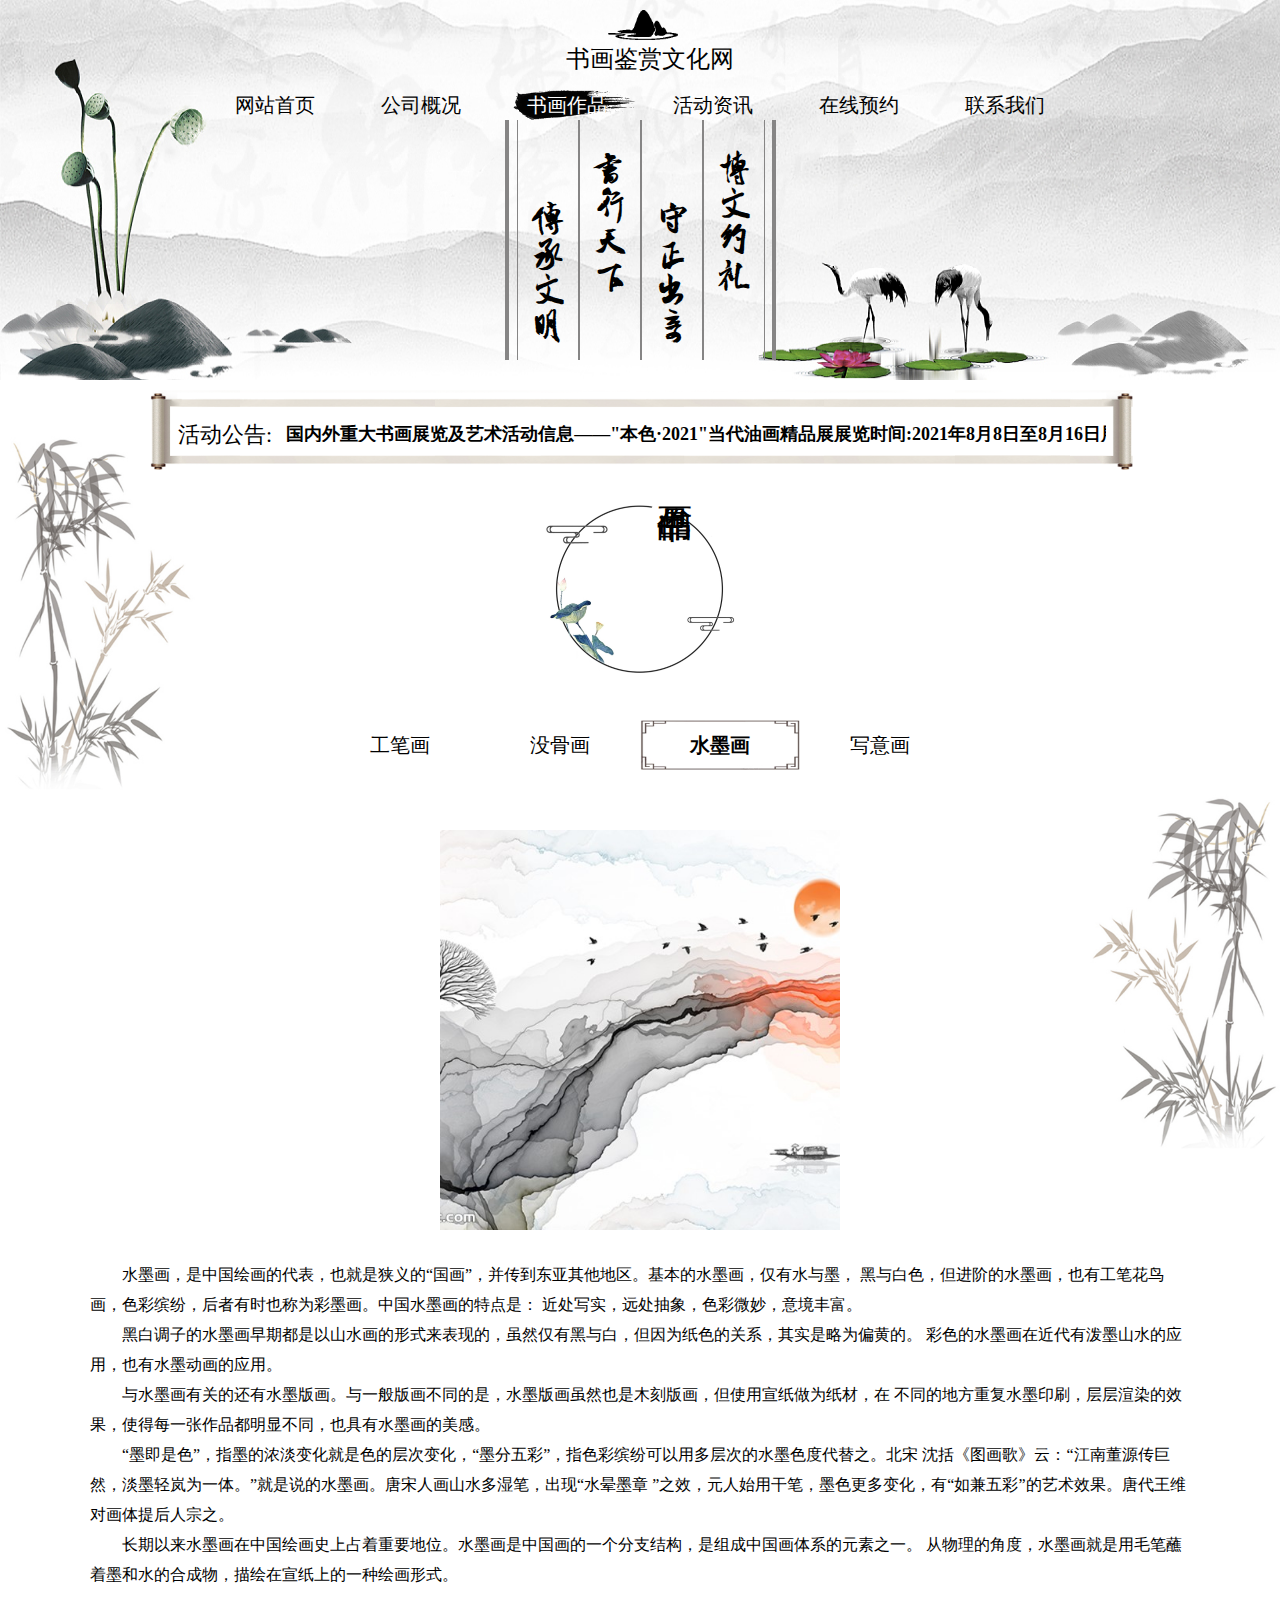
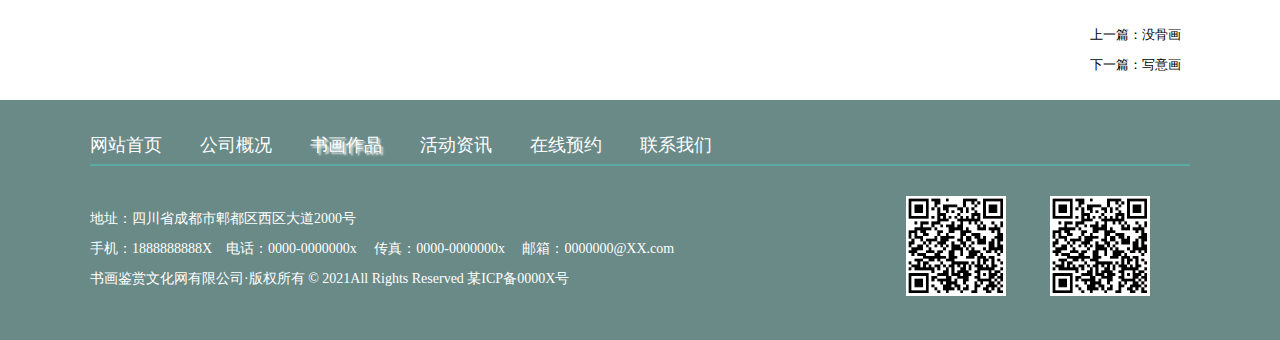
<file: html/书画作品详情-3.html>
<!DOCTYPE html>
<html lang="en">

<head>
    <meta charset="UTF-8">
    <meta http-equiv="X-UA-Compatible" content="IE=edge">
    <meta name="viewport" content="width=device-width, initial-scale=1.0">
    <title>书画作品</title>
    <link rel="stylesheet" href="../css/网站首页.css" />
    <link rel="stylesheet" href="../css/公司概况.css" />
    <link rel="stylesheet" href="../css/活动资讯.css" />
    <link rel="stylesheet" href="../css/书画作品.css" />
    <link rel="stylesheet" href="../css/书画作品详情.css" />
</head>
<style>
    .details .image {
        background-image: url(../img/水墨画z1.jpg);
    }
</style>

<body>
    <!--头部部分-->
    <header>
        <!--最上方的logo-->
        <img src="../img/logo1.png" id="logo1" />
        <!--网站名称-->
        <p>书画鉴赏文化网</p>
        <!--导航栏-->
        <ul>
            <li><a href="index.html">网站首页</a></li>
            <li><a href="公司概况.html">公司概况</a></li>
            <li><a href="书画作品.html" class="color">书画作品</a></li>
            <li><a href="活动资讯.html">活动资讯</a></li>
            <li><a href="在线预约.html">在线预约</a></li>
            <li><a href="联系我们.html">联系我们</a></li>
        </ul>
        <div class="banner">
            <!--图片轮播-->
            <div class="left1"></div>
            <!--banner文字-->
            <ul class="ul_1">
                <li>传承文明</li>
                <li>书行天下</li>
                <li>守正出奇</li>
                <li>博文约礼</li>
            </ul>
        </div>
    </header>
    <!--主体部分-->
    <main>
        <!--文字滚动-->
        <div id="long">
            <span>活动公告:</span>
            <span>
                <b>
                    国内外重大书画展览及艺术活动信息——"本色·2021"当代油画精品展展览时间:2021年8月8日至8月16日展览地点:
                    昆山侯北人美术馆"本色·2021"当代油画精品展将于2021年8月8日在昆山侯北人美术馆举办,此次"本色·2021-当代
                    油画精品展"大部分为当代油画的经典力作;与此同时本次展览还收录了当代国画、版画大师的鼎力之作。
                    "灿烂的感性"吴松绘画作品展展览时间:2021年6月25日至7月12曰展览地点:今日美术馆著名香港艺术家吴松先生
                    "灿烂的感性——吴松绘画作品展"将于6月25日至7月12日在北京今日美术馆举行,展览将展出吴松先生近年来的绘画
                    精品21件.本次展览由今日美术馆主办,著名美术评论家,策展人彭锋先生担任学术主持。
                </b>
            </span>
        </div>
        <!--书画作品-->
        <div id="company_profile_2">
            <!--↑用的公司概况的css样式，可以忽略这个大div的id名-->
            <!--标题圆形背景图片-->
            <p class="p1"></p>
            <!--标题-->
            <span class="p2">书画作品</span>
            <!--内容-->
            <!--书画作品导航栏-->
            <a name="aa"></a>
            <div id="tab" class="tab_box">
                <ul>
                    <li class="link"><a href="书画作品.html#aa">工笔画</a></li>
                    <li class="link"><a href="书画作品.html#aa">没骨画</a></li>
                    <li class="hover"><a href="书画作品.html#aa">水墨画</a></li>
                    <li class="link"><a href="书画作品.html#aa">写意画</a></li>
                </ul>
                <br /><br /><br /><br />
                <!--书画作品详情-->
                <div class="details">
                    <div class="image">
                    </div>
                    <br />
                    <p>
                        水墨画，是中国绘画的代表，也就是狭义的“国画”，并传到东亚其他地区。基本的水墨画，仅有水与墨，
                        黑与白色，但进阶的水墨画，也有工笔花鸟画，色彩缤纷，后者有时也称为彩墨画。中国水墨画的特点是：
                        近处写实，远处抽象，色彩微妙，意境丰富。
                    </p>
                    <p>
                        黑白调子的水墨画早期都是以山水画的形式来表现的，虽然仅有黑与白，但因为纸色的关系，其实是略为偏黄的。
                        彩色的水墨画在近代有泼墨山水的应用，也有水墨动画的应用。
                    </p>
                    <p>
                        与水墨画有关的还有水墨版画。与一般版画不同的是，水墨版画虽然也是木刻版画，但使用宣纸做为纸材，在
                        不同的地方重复水墨印刷，层层渲染的效果，使得每一张作品都明显不同，也具有水墨画的美感。
                    </p>
                    <p>
                        “墨即是色”，指墨的浓淡变化就是色的层次变化，“墨分五彩”，指色彩缤纷可以用多层次的水墨色度代替之。北宋
                        沈括《图画歌》云：“江南董源传巨然，淡墨轻岚为一体。”就是说的水墨画。唐宋人画山水多湿笔，出现“水晕墨章
                        ”之效，元人始用干笔，墨色更多变化，有“如兼五彩”的艺术效果。唐代王维对画体提后人宗之。
                    </p>
                    <p>
                        长期以来水墨画在中国绘画史上占着重要地位。水墨画是中国画的一个分支结构，是组成中国画体系的元素之一。
                        从物理的角度，水墨画就是用毛笔蘸着墨和水的合成物，描绘在宣纸上的一种绘画形式。
                    </p>
                    <br />
                    <a href="书画作品详情-2.html#aa">上一篇：没骨画</a><br />
                    <a href="书画作品详情-4.html#aa">下一篇：写意画</a>
                </div>
            </div>
        </div>
    </main>
    <!--底部-->
    <footer>
        <div id="foot">
            <ul>
                <li><a href="index.html">网站首页</a></li>
                <li><a href="公司概况.html">公司概况</a></li>
                <li><a href="书画作品.html" class="color">书画作品</a></li>
                <li><a href="活动资讯.html">活动资讯</a></li>
                <li><a href="在线预约.html">在线预约</a></li>
                <li><a href="联系我们.html">联系我们</a></li>
            </ul>
            <img src="../img/二维码.jpg" />
            <img src="../img/二维码.jpg" />
            <span class="foot1">地址：四川省成都市郫都区西区大道2000号</span><br /><br />
            <span class="foot2">手机：1888888888X&nbsp;&nbsp;&nbsp;&nbsp;电话：0000-0000000x&nbsp;&nbsp;&nbsp;&nbsp;
                传真：0000-0000000x
                &nbsp;&nbsp;&nbsp;&nbsp;邮箱：​0000000@XX.com</span><br />
            <span class="foot3">书画鉴赏文化网有限公司·版权所有 © 2021All Rights Reserved 某ICP备0000X号</span>
        </div>
    </footer>
</body>
<script type="text/javascript" src="../js/书画作品详情.js"></script>

</html>
</file>
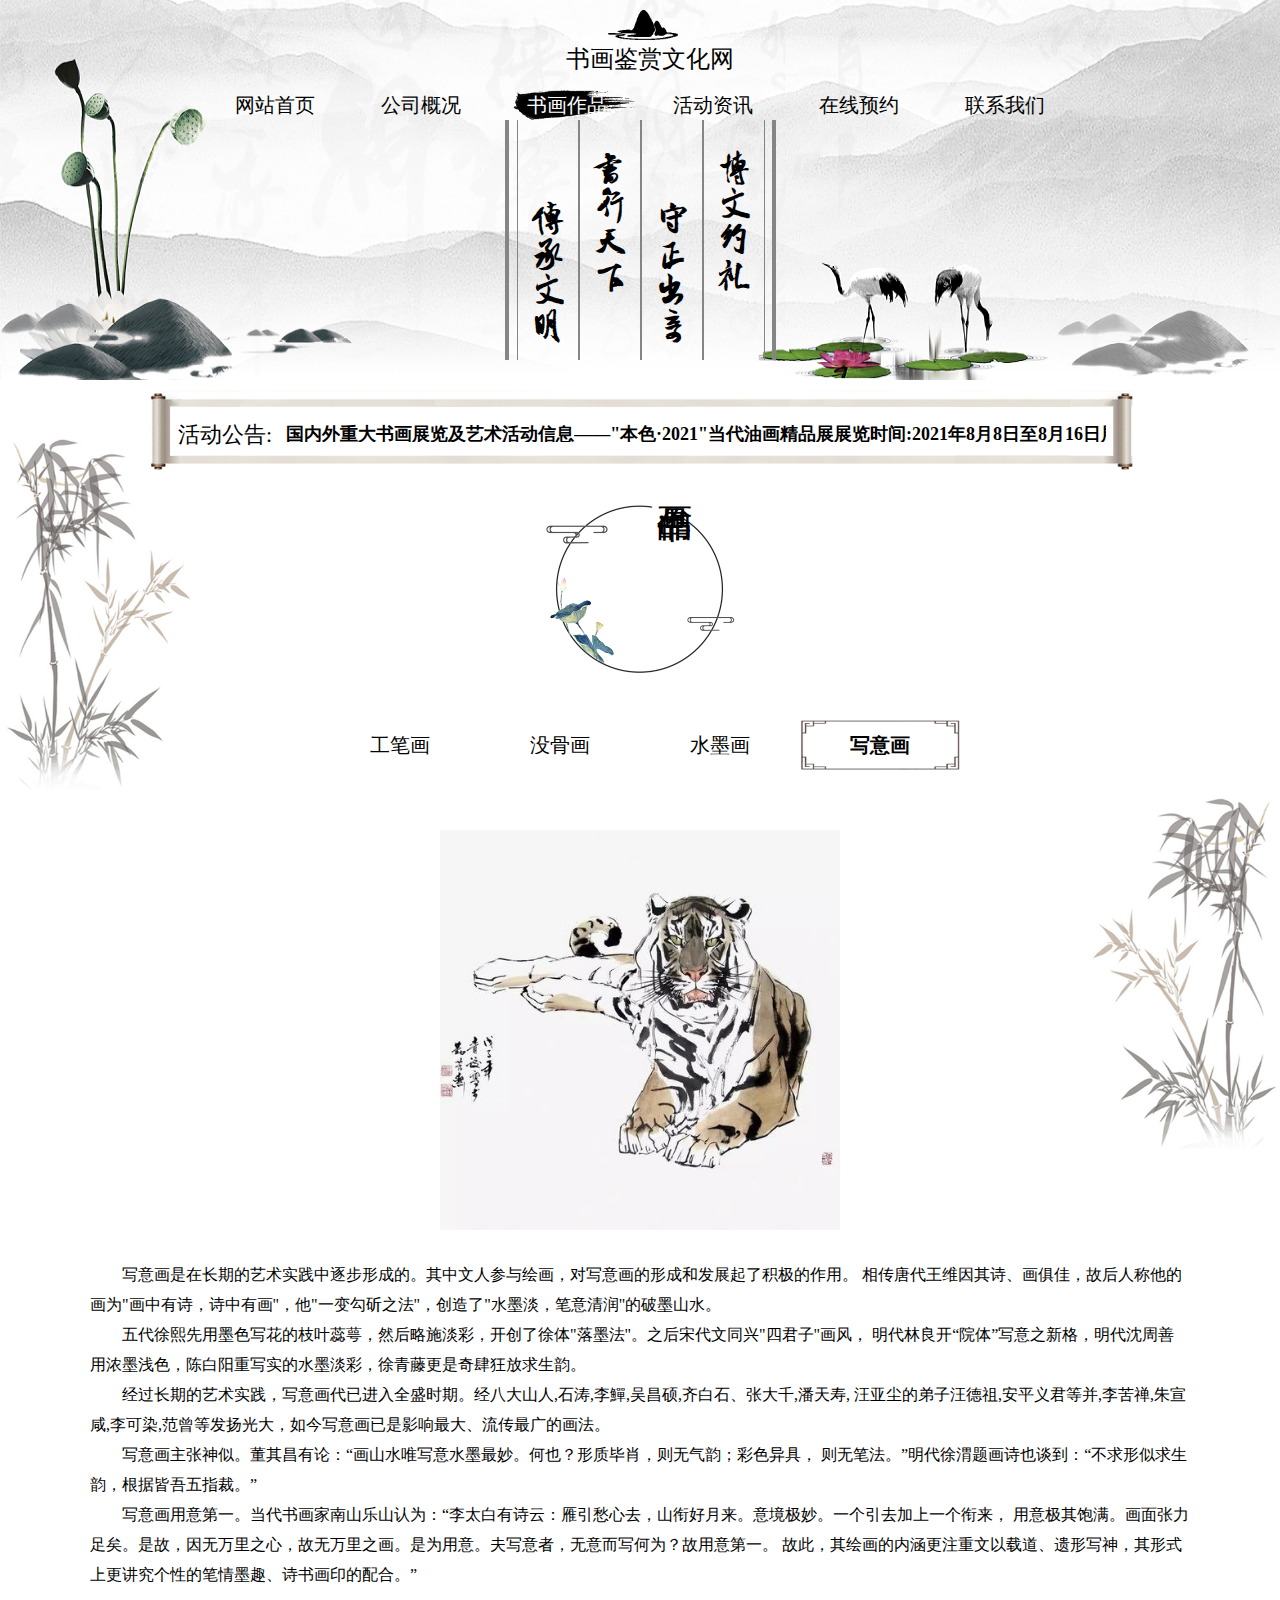
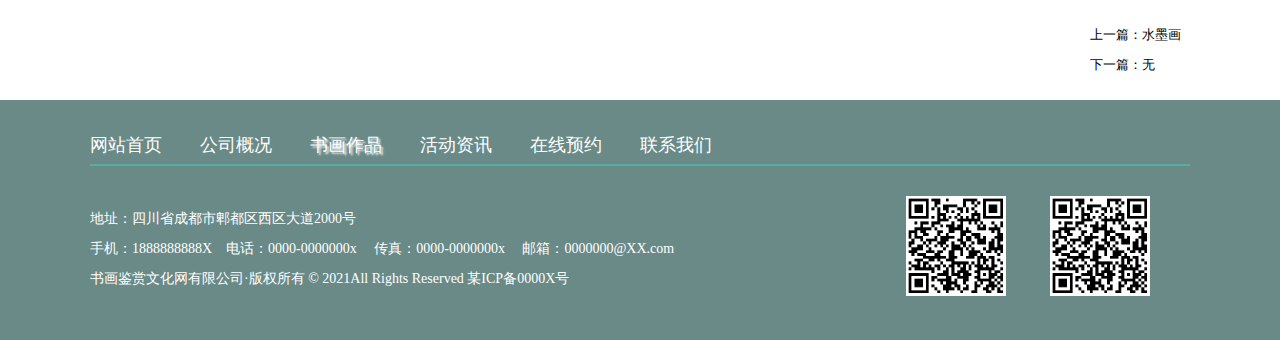
<file: html/书画作品详情-4.html>
<!DOCTYPE html>
<html lang="en">

<head>
    <meta charset="UTF-8">
    <meta http-equiv="X-UA-Compatible" content="IE=edge">
    <meta name="viewport" content="width=device-width, initial-scale=1.0">
    <title>书画作品</title>
    <link rel="stylesheet" href="../css/网站首页.css" />
    <link rel="stylesheet" href="../css/公司概况.css" />
    <link rel="stylesheet" href="../css/活动资讯.css" />
    <link rel="stylesheet" href="../css/书画作品.css" />
    <link rel="stylesheet" href="../css/书画作品详情.css" />
</head>
<style>
    .details .image {
        background-image: url(../img/写意画z1.jpg);
    }
</style>

<body>
    <!--头部部分-->
    <header>
        <!--最上方的logo-->
        <img src="../img/logo1.png" id="logo1" />
        <!--网站名称-->
        <p>书画鉴赏文化网</p>
        <!--导航栏-->
        <ul>
            <li><a href="index.html">网站首页</a></li>
            <li><a href="公司概况.html">公司概况</a></li>
            <li><a href="书画作品.html" class="color">书画作品</a></li>
            <li><a href="活动资讯.html">活动资讯</a></li>
            <li><a href="在线预约.html">在线预约</a></li>
            <li><a href="联系我们.html">联系我们</a></li>
        </ul>
        <div class="banner">
            <!--图片轮播-->
            <div class="left1"></div>
            <!--banner文字-->
            <ul class="ul_1">
                <li>传承文明</li>
                <li>书行天下</li>
                <li>守正出奇</li>
                <li>博文约礼</li>
            </ul>
        </div>
    </header>
    <!--主体部分-->
    <main>
        <!--文字滚动-->
        <div id="long">
            <span>活动公告:</span>
            <span>
                <b>
                    国内外重大书画展览及艺术活动信息——"本色·2021"当代油画精品展展览时间:2021年8月8日至8月16日展览地点:
                    昆山侯北人美术馆"本色·2021"当代油画精品展将于2021年8月8日在昆山侯北人美术馆举办,此次"本色·2021-当代
                    油画精品展"大部分为当代油画的经典力作;与此同时本次展览还收录了当代国画、版画大师的鼎力之作。
                    "灿烂的感性"吴松绘画作品展展览时间:2021年6月25日至7月12曰展览地点:今日美术馆著名香港艺术家吴松先生
                    "灿烂的感性——吴松绘画作品展"将于6月25日至7月12日在北京今日美术馆举行,展览将展出吴松先生近年来的绘画
                    精品21件.本次展览由今日美术馆主办,著名美术评论家,策展人彭锋先生担任学术主持。
                </b>
            </span>
        </div>
        <!--书画作品-->
        <div id="company_profile_2">
            <!--↑用的公司概况的css样式，可以忽略这个大div的id名-->
            <!--标题圆形背景图片-->
            <p class="p1"></p>
            <!--标题-->
            <span class="p2">书画作品</span>
            <!--内容-->
            <!--书画作品导航栏-->
            <a name="aa"></a>
            <div id="tab" class="tab_box">
                <ul>
                    <li class="link"><a href="书画作品.html#aa">工笔画</a></li>
                    <li class="link"><a href="书画作品.html#aa">没骨画</a></li>
                    <li class="link"><a href="书画作品.html#aa">水墨画</a></li>
                    <li class="hover"><a href="书画作品.html#aa">写意画</a></li>
                </ul>
                <br /><br /><br /><br />
                <!--书画作品详情-->
                <div class="details">
                    <div class="image">
                    </div>
                    <br />
                    <p>
                        写意画是在长期的艺术实践中逐步形成的。其中文人参与绘画，对写意画的形成和发展起了积极的作用。
                        相传唐代王维因其诗、画俱佳，故后人称他的画为"画中有诗，诗中有画"，他"一变勾斫之法"，创造了"水墨淡，笔意清润"的破墨山水。
                    </p>
                    <p>
                        五代徐熙先用墨色写花的枝叶蕊萼，然后略施淡彩，开创了徐体"落墨法"。之后宋代文同兴"四君子"画风，
                        明代林良开“院体”写意之新格，明代沈周善用浓墨浅色，陈白阳重写实的水墨淡彩，徐青藤更是奇肆狂放求生韵。
                    </p>
                    <p>
                        经过长期的艺术实践，写意画代已进入全盛时期。经八大山人,石涛,李鱓,吴昌硕,齐白石、张大千,潘天寿,
                        汪亚尘的弟子汪德祖,安平义君等并,李苦禅,朱宣咸,李可染,范曾等发扬光大，如今写意画已是影响最大、流传最广的画法。
                    </p>
                    <p>
                        写意画主张神似。董其昌有论：“画山水唯写意水墨最妙。何也？形质毕肖，则无气韵；彩色异具，
                        则无笔法。”明代徐渭题画诗也谈到：“不求形似求生韵，根据皆吾五指裁。”
                    </p>
                    <p>
                        写意画用意第一。当代书画家南山乐山认为：“李太白有诗云：雁引愁心去，山衔好月来。意境极妙。一个引去加上一个衔来，
                        用意极其饱满。画面张力足矣。是故，因无万里之心，故无万里之画。是为用意。夫写意者，无意而写何为？故用意第一。
                        故此，其绘画的内涵更注重文以载道、遗形写神，其形式上更讲究个性的笔情墨趣、诗书画印的配合。”
                    </p>
                    <br />
                    <a href="书画作品详情-3.html#aa">上一篇：水墨画</a><br />
                    <a href="#">下一篇：无</a>
                </div>
            </div>
        </div>
    </main>
    <!--底部-->
    <footer>
        <div id="foot">
            <ul>
                <li><a href="index.html">网站首页</a></li>
                <li><a href="公司概况.html">公司概况</a></li>
                <li><a href="书画作品.html" class="color">书画作品</a></li>
                <li><a href="活动资讯.html">活动资讯</a></li>
                <li><a href="在线预约.html">在线预约</a></li>
                <li><a href="联系我们.html">联系我们</a></li>
            </ul>
            <img src="../img/二维码.jpg" />
            <img src="../img/二维码.jpg" />
            <span class="foot1">地址：四川省成都市郫都区西区大道2000号</span><br /><br />
            <span class="foot2">手机：1888888888X&nbsp;&nbsp;&nbsp;&nbsp;电话：0000-0000000x&nbsp;&nbsp;&nbsp;&nbsp;
                传真：0000-0000000x
                &nbsp;&nbsp;&nbsp;&nbsp;邮箱：​0000000@XX.com</span><br />
            <span class="foot3">书画鉴赏文化网有限公司·版权所有 © 2021All Rights Reserved 某ICP备0000X号</span>
        </div>
    </footer>
</body>
<script type="text/javascript" src="../js/书画作品详情.js"></script>

</html>
</file>
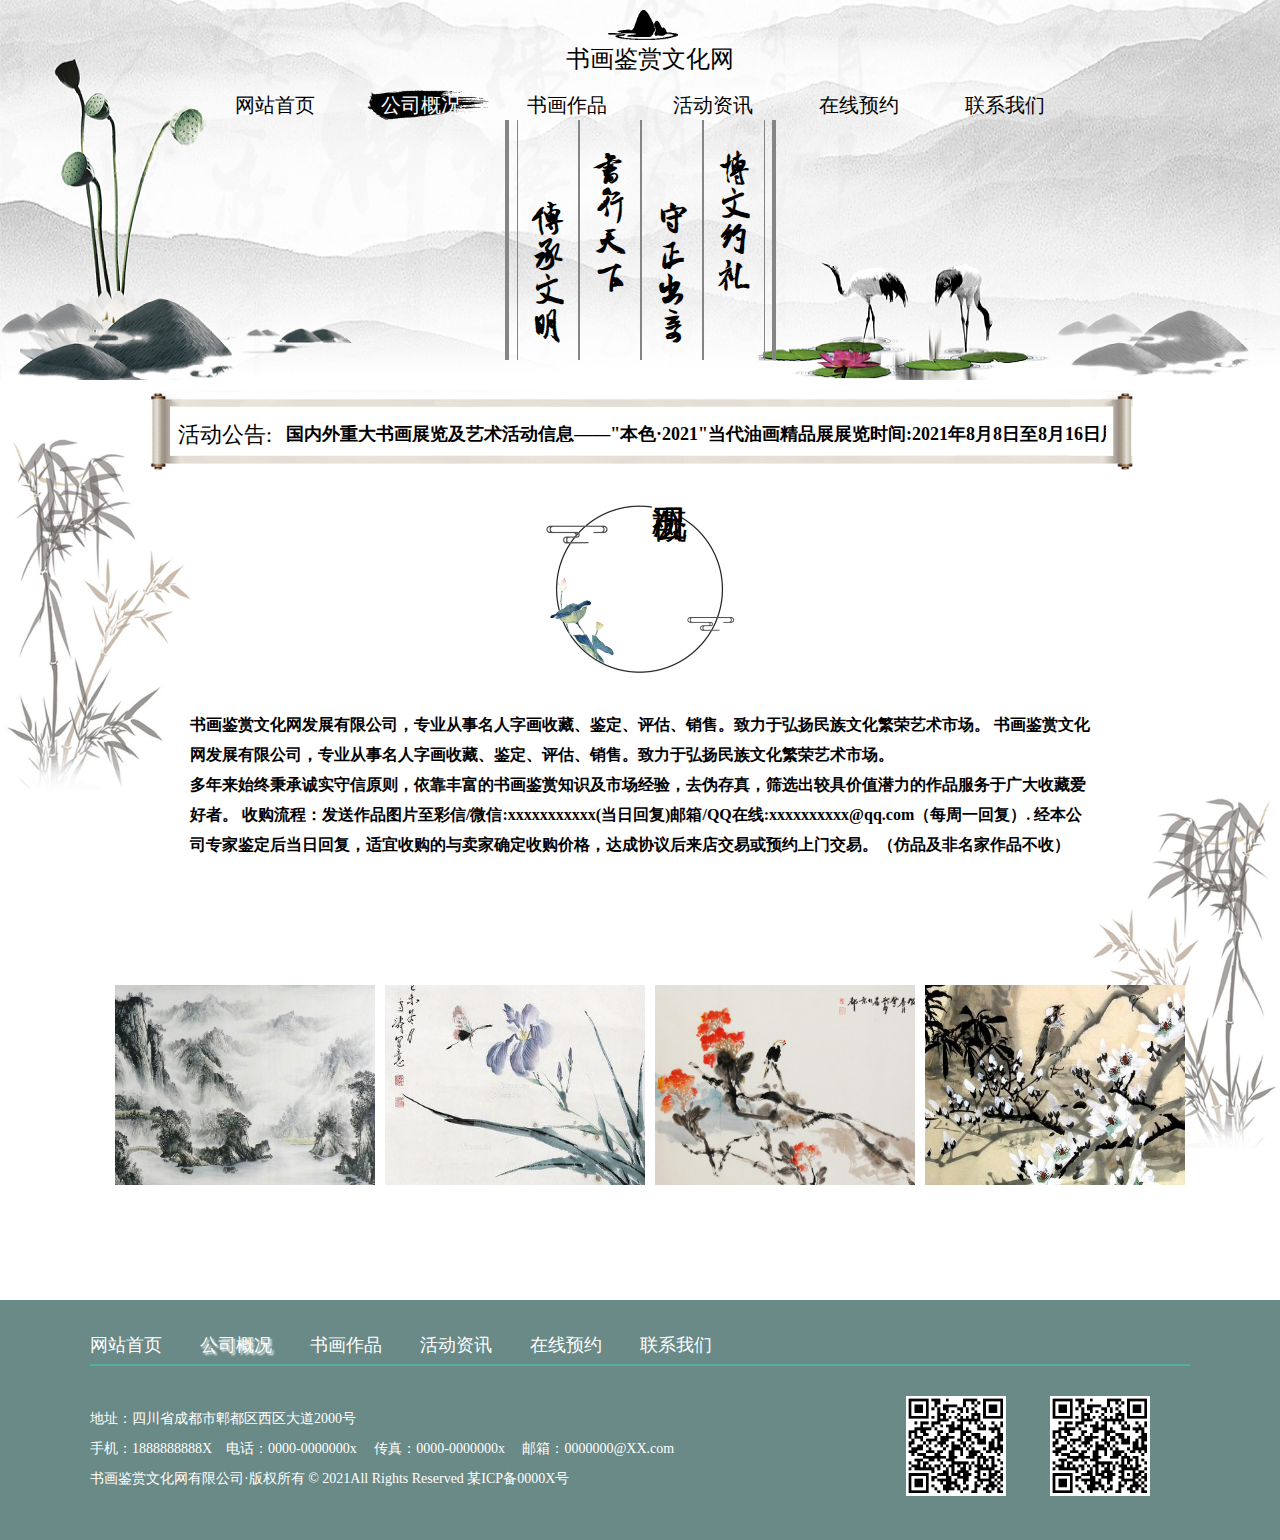
<file: html/公司概况.html>
<!DOCTYPE html>
<html lang="en">

<head>
    <meta charset="UTF-8">
    <meta http-equiv="X-UA-Compatible" content="IE=edge">
    <meta name="viewport" content="width=device-width, initial-scale=1.0">
    <title>公司概况</title>
    <link rel="stylesheet" href="../css/网站首页.css" />
    <link rel="stylesheet" href="../css/公司概况.css" />
</head>

<body>
    <!--头部部分-->
    <header>
        <!--最上方的logo-->
        <img src="../img/logo1.png" id="logo1" />
        <!--网站名称-->
        <p>书画鉴赏文化网</p>
        <!--导航栏-->
        <ul>
            <li><a href="index.html">网站首页</a></li>
            <li><a href="公司概况.html" class="color">公司概况</a></li>
            <li><a href="书画作品.html">书画作品</a></li>
            <li><a href="活动资讯.html">活动资讯</a></li>
            <li><a href="在线预约.html">在线预约</a></li>
            <li><a href="联系我们.html">联系我们</a></li>
        </ul>
        <div class="banner">
            <!--图片轮播-->
            <div class="left1"></div>
            <!--banner文字-->
            <ul class="ul_1">
                <li>传承文明</li>
                <li>书行天下</li>
                <li>守正出奇</li>
                <li>博文约礼</li>
            </ul>
        </div>
    </header>
    <!--主体部分-->
    <main>
        <!--文字滚动-->
        <div id="long">
            <span>活动公告:</span>
            <span>
                <b>
                    国内外重大书画展览及艺术活动信息——"本色·2021"当代油画精品展展览时间:2021年8月8日至8月16日展览地点:
                    昆山侯北人美术馆"本色·2021"当代油画精品展将于2021年8月8日在昆山侯北人美术馆举办,此次"本色·2021-当代
                    油画精品展"大部分为当代油画的经典力作;与此同时本次展览还收录了当代国画、版画大师的鼎力之作。
                    "灿烂的感性"吴松绘画作品展展览时间:2021年6月25日至7月12曰展览地点:今日美术馆著名香港艺术家吴松先生
                    "灿烂的感性——吴松绘画作品展"将于6月25日至7月12日在北京今日美术馆举行,展览将展出吴松先生近年来的绘画
                    精品21件.本次展览由今日美术馆主办,著名美术评论家,策展人彭锋先生担任学术主持。
                </b>
            </span>
        </div>
        <!--公司概况-->
        <div id="company_profile_2">
            <!--标题圆形背景图片-->
            <p class="p1"></p>
            <!--标题-->
            <span class="p2">公司概况</span>
            <!--内容-->
            <div class="content_a">
                书画鉴赏文化网发展有限公司，专业从事名人字画收藏、鉴定、评估、销售。致力于弘扬民族文化繁荣艺术市场。
                书画鉴赏文化网发展有限公司，专业从事名人字画收藏、鉴定、评估、销售。致力于弘扬民族文化繁荣艺术市场。<br />
                多年来始终秉承诚实守信原则，依靠丰富的书画鉴赏知识及市场经验，去伪存真，筛选出较具价值潜力的作品服务于广大收藏爱好者。
                收购流程：发送作品图片至彩信/微信:xxxxxxxxxxx(当日回复)邮箱/QQ在线:xxxxxxxxxx@qq.com（每周一回复）.
                经本公司专家鉴定后当日回复，适宜收购的与卖家确定收购价格，达成协议后来店交易或预约上门交易。（仿品及非名家作品不收）
            </div>
        </div>
        <!--滚动图片-->
        <section id="caseshow">
            <ul>
                <li>
                    <a href="#"><img src="../img/水墨画2.jpg" /></a>
                    <a href="#"><img src="../img/写意画4.jpg" /></a>
                    <a href="#"><img src="../img/写意画5.jpg" /></a>
                    <a href="#"><img src="../img/写意画6.jpg" /></a>
                    <a href="#"><img src="../img/写意画7.jpg" /></a>
                    <a href="#"><img src="../img/工笔画5.jpg" /></a>
                    <a href="#"><img src="../img/水墨画2.jpg" /></a>
                    <a href="#"><img src="../img/写意画4.jpg" /></a>
                    <a href="#"><img src="../img/写意画5.jpg" /></a>
                    <a href="#"><img src="../img/写意画6.jpg" /></a>
                    <a href="#"><img src="../img/写意画7.jpg" /></a>
                    <a href="#"><img src="../img/工笔画5.jpg" /></a>
                </li>
            </ul>
        </section>
    </main>
    <!--底部-->
    <footer>
        <div id="foot">
            <ul>
                <li><a href="index.html">网站首页</a></li>
                <li><a href="公司概况.html" class="color">公司概况</a></li>
                <li><a href="书画作品.html">书画作品</a></li>
                <li><a href="活动资讯.html">活动资讯</a></li>
                <li><a href="在线预约.html">在线预约</a></li>
                <li><a href="联系我们.html">联系我们</a></li>
            </ul>
            <img src="../img/二维码.jpg" />
            <img src="../img/二维码.jpg" />
            <span class="foot1">地址：四川省成都市郫都区西区大道2000号</span><br /><br />
            <span class="foot2">手机：1888888888X&nbsp;&nbsp;&nbsp;&nbsp;电话：0000-0000000x&nbsp;&nbsp;&nbsp;&nbsp;
                传真：0000-0000000x
                &nbsp;&nbsp;&nbsp;&nbsp;邮箱：​0000000@XX.com</span><br />
            <span class="foot3">书画鉴赏文化网有限公司·版权所有 © 2021All Rights Reserved 某ICP备0000X号</span>
        </div>
    </footer>
</body>

</html>
</file>
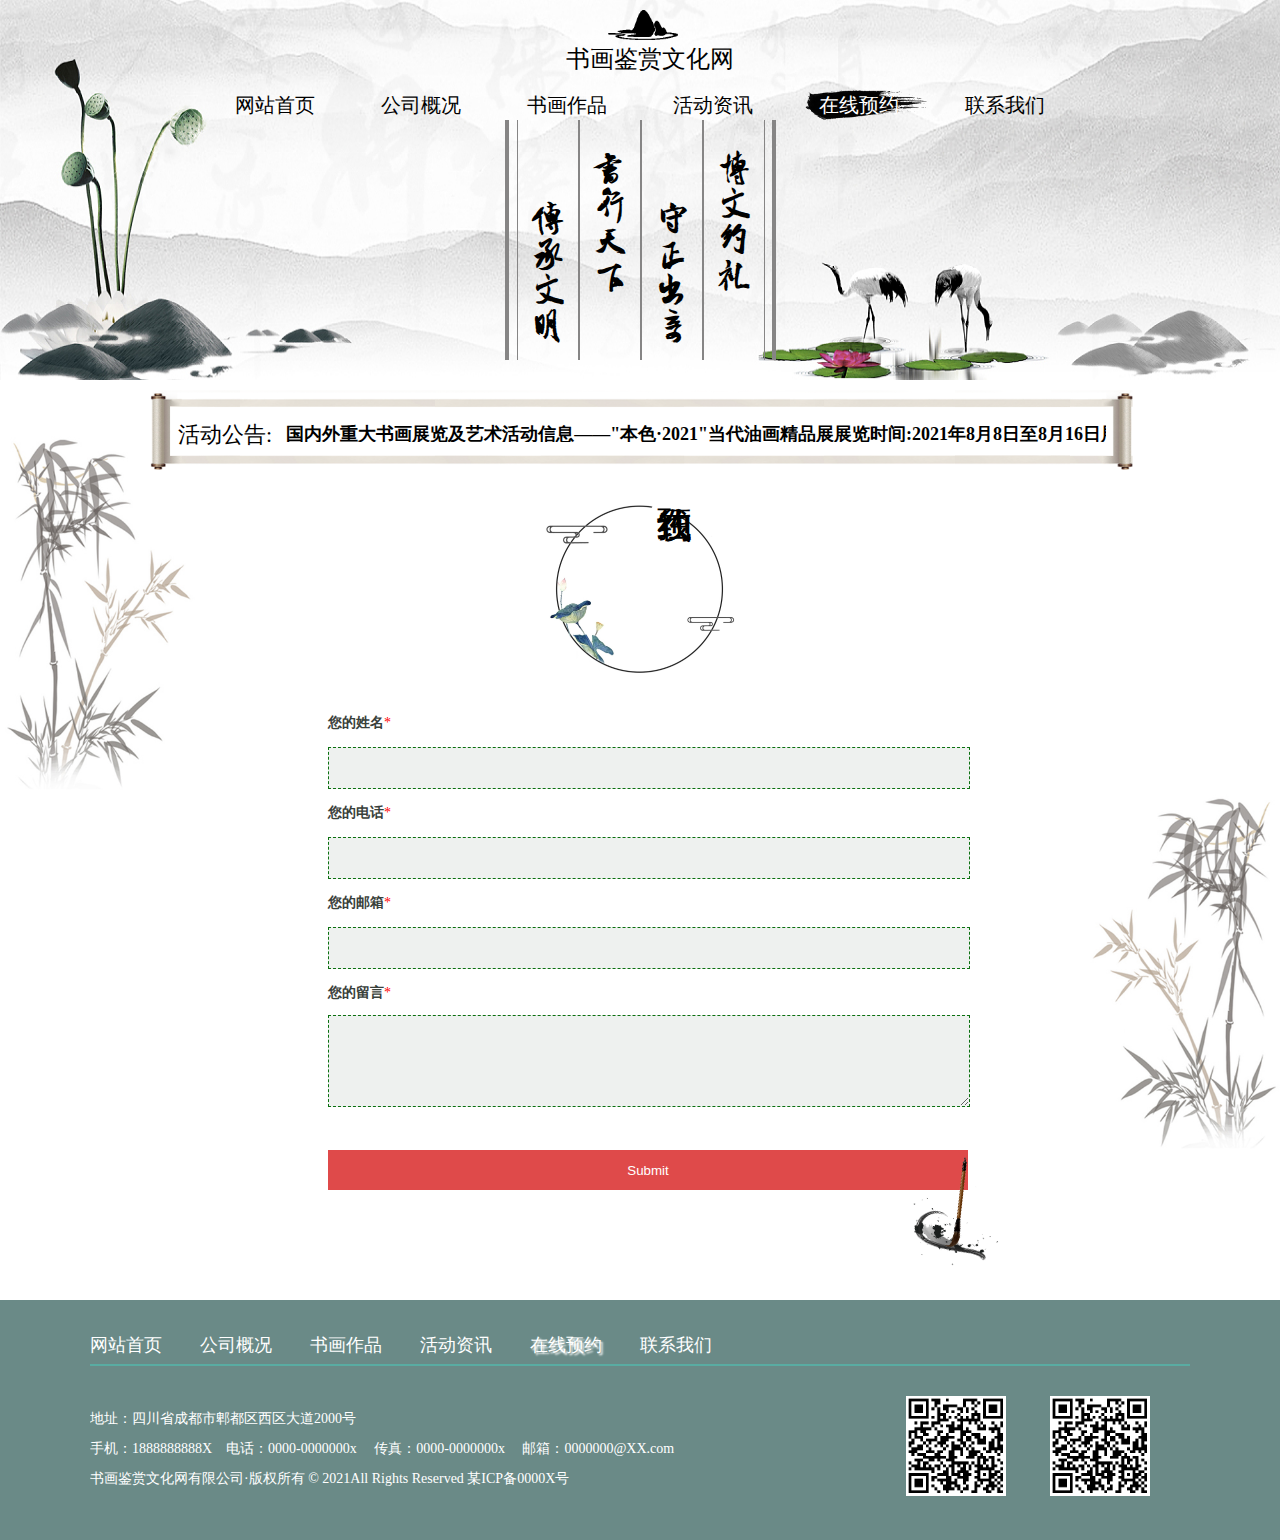
<file: html/在线预约.html>
<!DOCTYPE html>
<html lang="en">

<head>
    <meta charset="UTF-8">
    <meta http-equiv="X-UA-Compatible" content="IE=edge">
    <meta name="viewport" content="width=device-width, initial-scale=1.0">
    <title>在线预约</title>
    <link rel="stylesheet" href="../css/网站首页.css" />
    <link rel="stylesheet" href="../css/公司概况.css" />
    <link rel="stylesheet" href="../css/在线预约.css" />
</head>

<body>
    <!--头部部分-->
    <header>
        <!--最上方的logo-->
        <img src="../img/logo1.png" id="logo1" />
        <!--网站名称-->
        <p>书画鉴赏文化网</p>
        <!--导航栏-->
        <ul>
            <li><a href="index.html">网站首页</a></li>
            <li><a href="公司概况.html">公司概况</a></li>
            <li><a href="书画作品.html">书画作品</a></li>
            <li><a href="活动资讯.html">活动资讯</a></li>
            <li><a href="在线预约.html" class="color">在线预约</a></li>
            <li><a href="联系我们.html">联系我们</a></li>
        </ul>
        <div class="banner">
            <!--图片轮播-->
            <div class="left1"></div>
            <!--banner文字-->
            <ul class="ul_1">
                <li>传承文明</li>
                <li>书行天下</li>
                <li>守正出奇</li>
                <li>博文约礼</li>
            </ul>
        </div>
    </header>
    <!--主体部分-->
    <main>
        <!--文字滚动-->
        <div id="long">
            <span>活动公告:</span>
            <span>
                <b>
                    国内外重大书画展览及艺术活动信息——"本色·2021"当代油画精品展展览时间:2021年8月8日至8月16日展览地点:
                    昆山侯北人美术馆"本色·2021"当代油画精品展将于2021年8月8日在昆山侯北人美术馆举办,此次"本色·2021-当代
                    油画精品展"大部分为当代油画的经典力作;与此同时本次展览还收录了当代国画、版画大师的鼎力之作。
                    "灿烂的感性"吴松绘画作品展展览时间:2021年6月25日至7月12曰展览地点:今日美术馆著名香港艺术家吴松先生
                    "灿烂的感性——吴松绘画作品展"将于6月25日至7月12日在北京今日美术馆举行,展览将展出吴松先生近年来的绘画
                    精品21件.本次展览由今日美术馆主办,著名美术评论家,策展人彭锋先生担任学术主持。
                </b>
            </span>
        </div>
        <!--联系我们-->
        <div id="company_profile_2">
            <!--↑用的公司概况的css样式，可以忽略这个大div的id名-->
            <!--标题圆形背景图片-->
            <p class="p1"></p>
            <!--标题-->
            <span class="p2">在线预约</span>
            <!--表单-->
            <div id="form">
                <form>
                    您的姓名<span>*</span><br />
                    <input type="text" required="required" /><br />
                    您的电话<span>*</span><br />
                    <input id="mobile" type="text" class="inputClass" onblur="checkMobile()" required="required" />
                    <div id="mobile_prompt"></div>
                    <br />
                    您的邮箱<span>*</span><br />
                    <input id="email" type="text" class="inputClass" onblur="checkEmail()" required="required" />
                    <div id="email_prompt"></div>
                    <br />
                    您的留言<span>*</span><br />
                    <textarea rows="5" cols="30" required="required"></textarea><br />
                    <input type="submit" />
                </form>
            </div>
        </div>
        <img src="../img/毛笔.png" class="maobi2" />
        <!--
        留言
        <div id="leave_word">
            标题
            <p>________———留言———________</p>
            标题背景图片
            <img src="../img/鱼-2.png" class="yu4" />
            表单
            <form>
                <span class="s1">标题</span>
                <span class="s2">内容</span><br /><br />
                <textarea rows="7" cols="42" class="textarea1"></textarea>
                <textarea rows="7" cols="42" class="textarea2"></textarea><br />
                <input type="submit" value="提交" id="sub" onclick="sub1()" />
            </form>
        </div>-->

    </main>
    <!--底部-->
    <footer>
        <div id="foot">
            <ul>
                <li><a href="index.html">网站首页</a></li>
                <li><a href="公司概况.html">公司概况</a></li>
                <li><a href="书画作品.html">书画作品</a></li>
                <li><a href="活动资讯.html">活动资讯</a></li>
                <li><a href="在线预约.html" class="color">在线预约</a></li>
                <li><a href="联系我们.html">联系我们</a></li>
            </ul>
            <img src="../img/二维码.jpg" />
            <img src="../img/二维码.jpg" />
            <span class="foot1">地址：四川省成都市郫都区西区大道2000号</span><br /><br />
            <span class="foot2">手机：1888888888X&nbsp;&nbsp;&nbsp;&nbsp;电话：0000-0000000x&nbsp;&nbsp;&nbsp;&nbsp;
                传真：0000-0000000x
                &nbsp;&nbsp;&nbsp;&nbsp;邮箱：​0000000@XX.com</span><br />
            <span class="foot3">书画鉴赏文化网有限公司·版权所有 © 2021All Rights Reserved 某ICP备0000X号</span>
        </div>
    </footer>
</body>

<script type="text/javascript" src="../js/在线预约.js"></script>

</html>
</file>
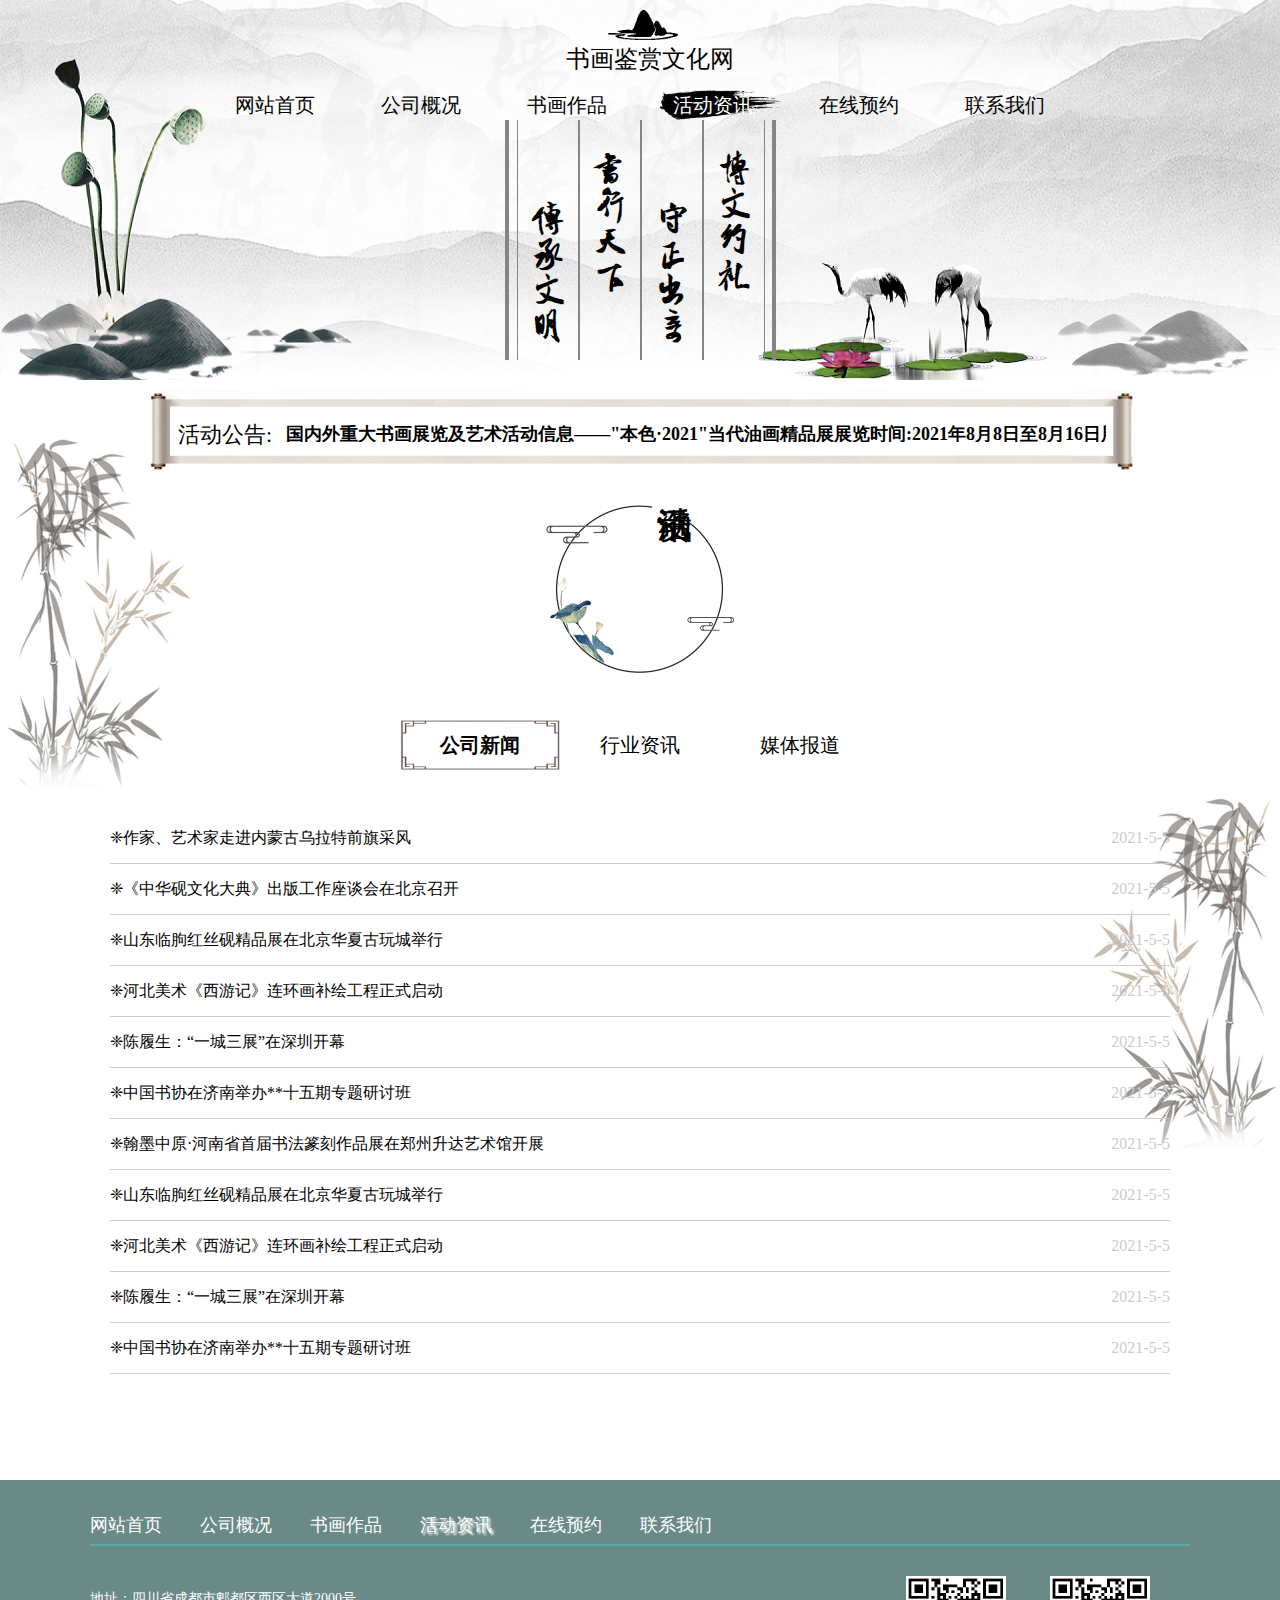
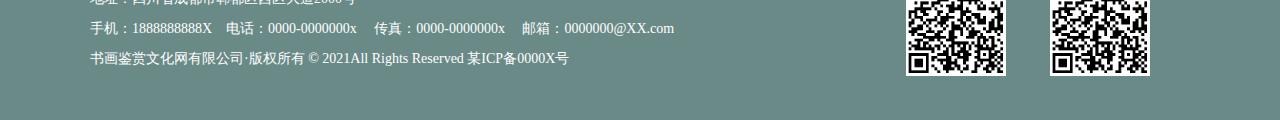
<file: html/活动资讯.html>
<!DOCTYPE html>
<html lang="en">

<head>
    <meta charset="UTF-8">
    <meta http-equiv="X-UA-Compatible" content="IE=edge">
    <meta name="viewport" content="width=device-width, initial-scale=1.0">
    <title>活动资讯</title>
    <link rel="stylesheet" href="../css/网站首页.css" />
    <link rel="stylesheet" href="../css/公司概况.css" />
    <link rel="stylesheet" href="../css/活动资讯.css" />
</head>

<body>
    <!--头部部分-->
    <header>
        <!--最上方的logo-->
        <img src="../img/logo1.png" id="logo1" />
        <!--网站名称-->
        <p>书画鉴赏文化网</p>
        <!--导航栏-->
        <ul>
            <li><a href="index.html">网站首页</a></li>
            <li><a href="公司概况.html">公司概况</a></li>
            <li><a href="书画作品.html">书画作品</a></li>
            <li><a href="活动资讯.html" class="color">活动资讯</a></li>
            <li><a href="在线预约.html">在线预约</a></li>
            <li><a href="联系我们.html">联系我们</a></li>
        </ul>
        <div class="banner">
            <!--图片轮播-->
            <div class="left1"></div>
            <!--banner文字-->
            <ul class="ul_1">
                <li>传承文明</li>
                <li>书行天下</li>
                <li>守正出奇</li>
                <li>博文约礼</li>
            </ul>
        </div>
    </header>
    <!--主体部分-->
    <main>
        <!--文字滚动-->
        <div id="long">
            <span>活动公告:</span>
            <span>
                <b>
                    国内外重大书画展览及艺术活动信息——"本色·2021"当代油画精品展展览时间:2021年8月8日至8月16日展览地点:
                    昆山侯北人美术馆"本色·2021"当代油画精品展将于2021年8月8日在昆山侯北人美术馆举办,此次"本色·2021-当代
                    油画精品展"大部分为当代油画的经典力作;与此同时本次展览还收录了当代国画、版画大师的鼎力之作。
                    "灿烂的感性"吴松绘画作品展展览时间:2021年6月25日至7月12曰展览地点:今日美术馆著名香港艺术家吴松先生
                    "灿烂的感性——吴松绘画作品展"将于6月25日至7月12日在北京今日美术馆举行,展览将展出吴松先生近年来的绘画
                    精品21件.本次展览由今日美术馆主办,著名美术评论家,策展人彭锋先生担任学术主持。
                </b>
            </span>
        </div>
        <!--活动资讯-->
        <div id="company_profile_2">
            <!--↑用的公司概况的css样式，可以忽略这个大div的id名-->
            <!--标题圆形背景图片-->
            <p class="p1"></p>
            <!--标题-->
            <span class="p2">活动资讯</span>
            <!--内容-->
            <!--活动资讯导航栏-->
            <div id="tab" class="tab_box">
                <ul>
                    <li class="hover">公司新闻</li>
                    <li class="link">行业资讯</li>
                    <li class="link">媒体报道</li>
                </ul>
                <!--活动资讯内容-->
                <div class="box">
                    <!--公司新闻-->
                    <div class="content" style="display: block;">
                        <ul>
                            <li>❈作家、艺术家走进内蒙古乌拉特前旗采风<span>2021-5-5</span></li>
                            <li>❈《中华砚文化大典》出版工作座谈会在北京召开<span>2021-5-5</span></li>
                            <li>❈山东临朐红丝砚精品展在北京华夏古玩城举行<span>2021-5-5</span></li>
                            <li>❈河北美术《西游记》连环画补绘工程正式启动<span>2021-5-5</span></li>
                            <li>❈陈履生：“一城三展”在深圳开幕<span>2021-5-5</span></li>
                            <li>❈中国书协在济南举办**十五期专题研讨班<span>2021-5-5</span></li>
                            <li>❈翰墨中原·河南省首届书法篆刻作品展在郑州升达艺术馆开展<span>2021-5-5</span></li>
                            <li>❈山东临朐红丝砚精品展在北京华夏古玩城举行<span>2021-5-5</span></li>
                            <li>❈河北美术《西游记》连环画补绘工程正式启动<span>2021-5-5</span></li>
                            <li>❈陈履生：“一城三展”在深圳开幕<span>2021-5-5</span></li>
                            <li>❈中国书协在济南举办**十五期专题研讨班<span>2021-5-5</span></li>
                        </ul>
                    </div>
                    <!--行业资讯-->
                    <div class="content">
                        <ul>
                            <li>❈翰墨中原·河南省首届书法篆刻作品展在郑州升达艺术馆开展<span>2021-5-5</span></li>
                            <li>❈山东临朐红丝砚精品展在北京华夏古玩城举行<span>2021-5-5</span></li>
                            <li>❈河北美术《西游记》连环画补绘工程正式启动<span>2021-5-5</span></li>
                            <li>❈陈履生：“一城三展”在深圳开幕<span>2021-5-5</span></li>
                            <li>❈中国书协在济南举办**十五期专题研讨班<span>2021-5-5</span></li>
                            <li>❈作家、艺术家走进内蒙古乌拉特前旗采风<span>2021-5-5</span></li>
                            <li>❈《中华砚文化大典》出版工作座谈会在北京召开<span>2021-5-5</span></li>
                            <li>❈陈履生：“一城三展”在深圳开幕<span>2021-5-5</span></li>
                            <li>❈中国书协在济南举办**十五期专题研讨班<span>2021-5-5</span></li>
                            <li>❈陈履生：“一城三展”在深圳开幕<span>2021-5-5</span></li>
                            <li>❈中国书协在济南举办**十五期专题研讨班<span>2021-5-5</span></li>
                        </ul>
                    </div>
                    <!--媒体报道-->
                    <div class="content">
                        <ul>
                            <li>❈陈履生：“一城三展”在深圳开幕<span>2021-5-5</span></li>
                            <li>❈中国书协在济南举办**十五期专题研讨班<span>2021-5-5</span></li>
                            <li>❈山东临朐红丝砚精品展在北京华夏古玩城举行<span>2021-5-5</span></li>
                            <li>❈作家、艺术家走进内蒙古乌拉特前旗采风<span>2021-5-5</span></li>
                            <li>❈河北美术《西游记》连环画补绘工程正式启动<span>2021-5-5</span></li>
                            <li>❈陈履生：“一城三展”在深圳开幕<span>2021-5-5</span></li>
                            <li>❈《中华砚文化大典》出版工作座谈会在北京召开<span>2021-5-5</span></li>
                            <li>❈山东临朐红丝砚精品展在北京华夏古玩城举行<span>2021-5-5</span></li>
                            <li>❈河北美术《西游记》连环画补绘工程正式启动<span>2021-5-5</span></li>
                            <li>❈中国书协在济南举办**十五期专题研讨班<span>2021-5-5</span></li>
                            <li>❈翰墨中原·河南省首届书法篆刻作品展在郑州升达艺术馆开展<span>2021-5-5</span></li>
                        </ul>
                    </div>
                </div>
            </div>
        </div>
    </main>
    <!--底部-->
    <footer>
        <div id="foot">
            <ul>
                <li><a href="index.html">网站首页</a></li>
                <li><a href="公司概况.html">公司概况</a></li>
                <li><a href="书画作品.html">书画作品</a></li>
                <li><a href="活动资讯.html" class="color">活动资讯</a></li>
                <li><a href="在线预约.html">在线预约</a></li>
                <li><a href="联系我们.html">联系我们</a></li>
            </ul>
            <img src="../img/二维码.jpg" />
            <img src="../img/二维码.jpg" />
            <span class="foot1">地址：四川省成都市郫都区西区大道2000号</span><br /><br />
            <span class="foot2">手机：1888888888X&nbsp;&nbsp;&nbsp;&nbsp;电话：0000-0000000x&nbsp;&nbsp;&nbsp;&nbsp;
                传真：0000-0000000x
                &nbsp;&nbsp;&nbsp;&nbsp;邮箱：​0000000@XX.com</span><br />
            <span class="foot3">书画鉴赏文化网有限公司·版权所有 © 2021All Rights Reserved 某ICP备0000X号</span>
        </div>
    </footer>
</body>
<script type="text/javascript" src="../js/活动资讯.js"></script>

</html>
</file>
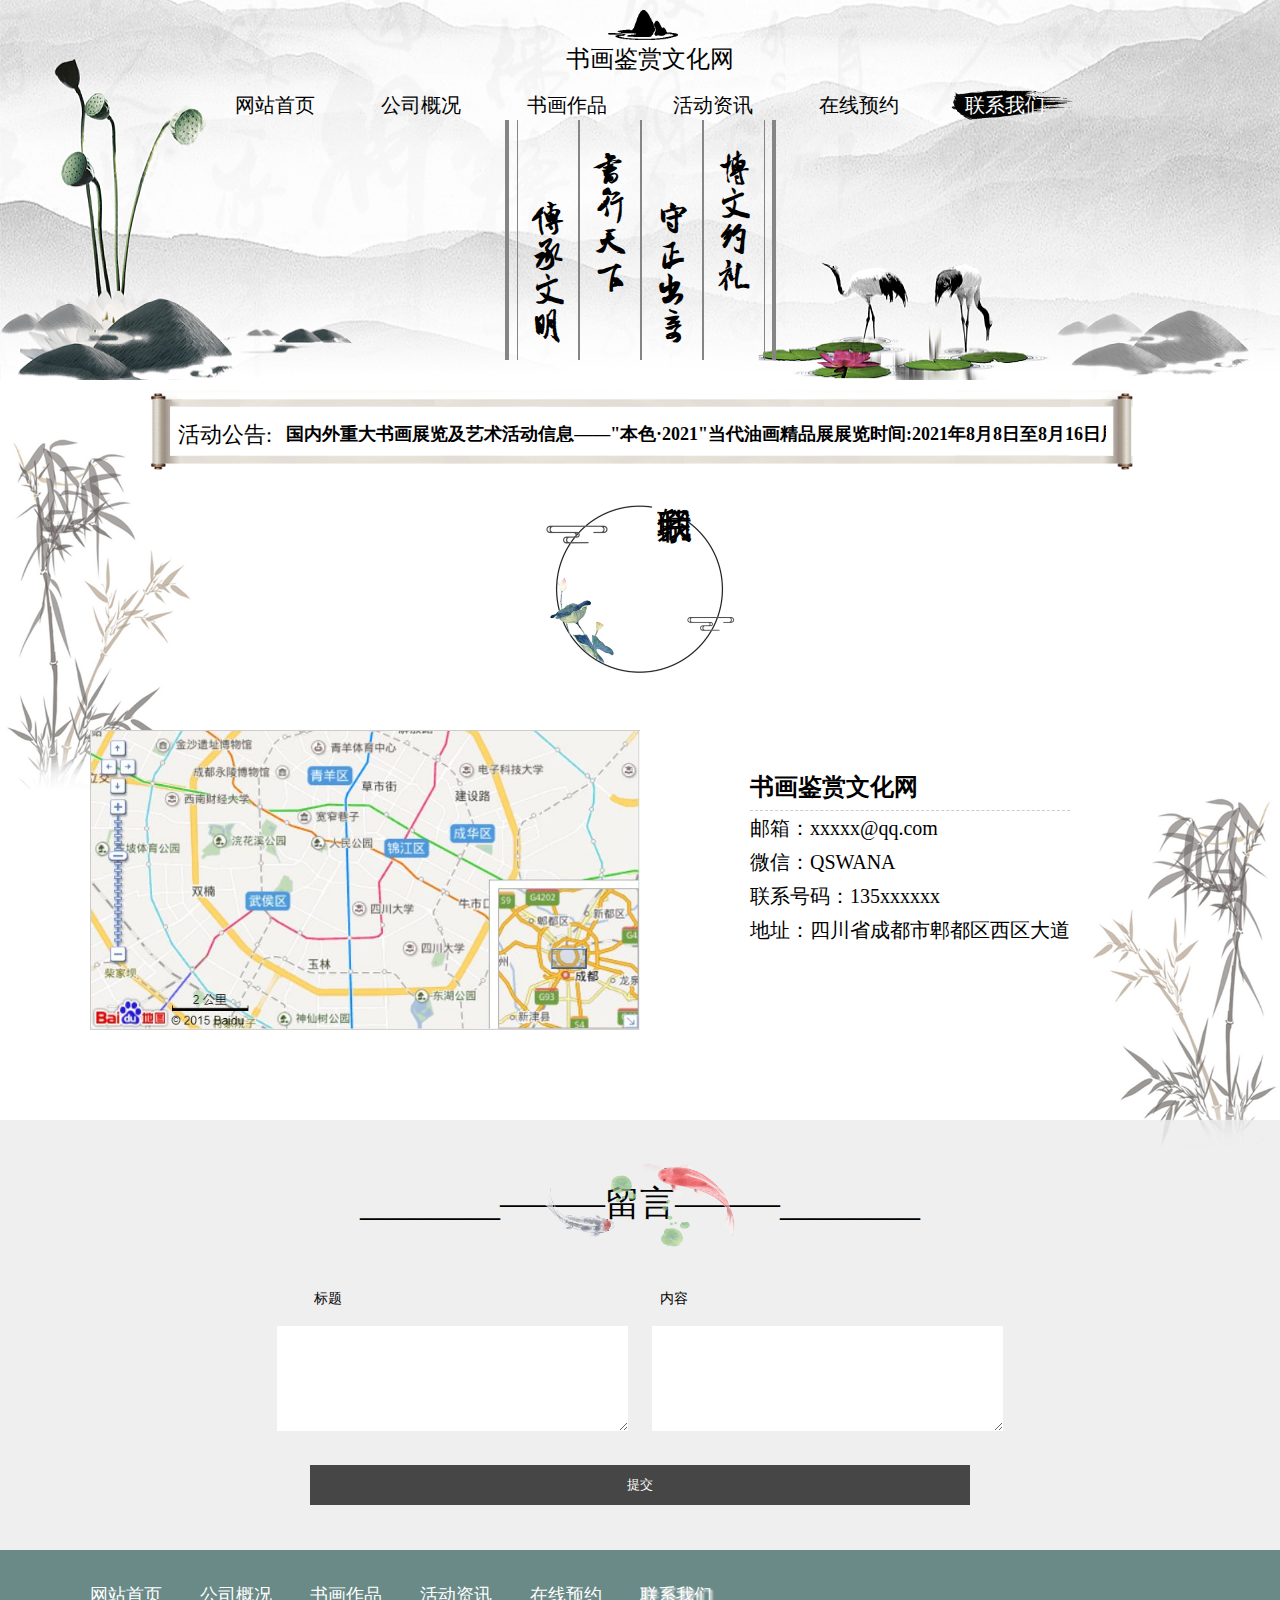
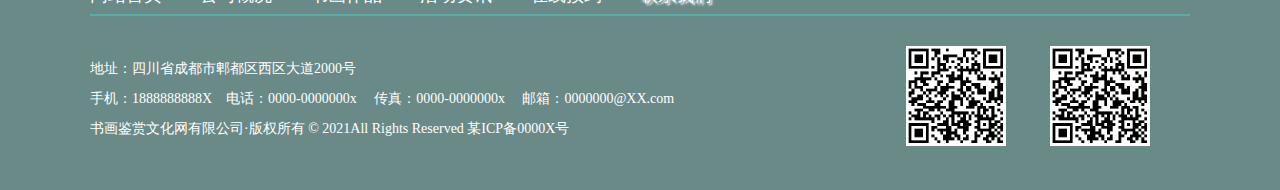
<file: html/联系我们.html>
<!DOCTYPE html>
<html lang="en">

<head>
    <meta charset="UTF-8">
    <meta http-equiv="X-UA-Compatible" content="IE=edge">
    <meta name="viewport" content="width=device-width, initial-scale=1.0">
    <title>联系我们</title>
    <link rel="stylesheet" href="../css/网站首页.css" />
    <link rel="stylesheet" href="../css/公司概况.css" />
    <link rel="stylesheet" href="../css/联系我们.css" />
</head>

<body>
    <!--左侧固定定位的蝴蝶-->
    <a name="TOP"></a>
    <a href="#TOP" id="TOP1" title="回到顶部"></a>
    <span id="SPAN">飞回顶部</span>
    <!--头部部分-->
    <header>
        <!--最上方的logo-->
        <img src="../img/logo1.png" id="logo1" />
        <!--网站名称-->
        <p>书画鉴赏文化网</p>
        <!--导航栏-->
        <ul>
            <li><a href="index.html">网站首页</a></li>
            <li><a href="公司概况.html">公司概况</a></li>
            <li><a href="书画作品.html">书画作品</a></li>
            <li><a href="活动资讯.html">活动资讯</a></li>
            <li><a href="在线预约.html">在线预约</a></li>
            <li><a href="联系我们.html" class="color">联系我们</a></li>
        </ul>
        <div class="banner">
            <!--图片轮播-->
            <div class="left1"></div>
            <!--banner文字-->
            <ul class="ul_1">
                <li>传承文明</li>
                <li>书行天下</li>
                <li>守正出奇</li>
                <li>博文约礼</li>
            </ul>
        </div>
    </header>
    <!--主体部分-->
    <main>
        <!--文字滚动-->
        <div id="long">
            <span>活动公告:</span>
            <span>
                <b>
                    国内外重大书画展览及艺术活动信息——"本色·2021"当代油画精品展展览时间:2021年8月8日至8月16日展览地点:
                    昆山侯北人美术馆"本色·2021"当代油画精品展将于2021年8月8日在昆山侯北人美术馆举办,此次"本色·2021-当代
                    油画精品展"大部分为当代油画的经典力作;与此同时本次展览还收录了当代国画、版画大师的鼎力之作。
                    "灿烂的感性"吴松绘画作品展展览时间:2021年6月25日至7月12曰展览地点:今日美术馆著名香港艺术家吴松先生
                    "灿烂的感性——吴松绘画作品展"将于6月25日至7月12日在北京今日美术馆举行,展览将展出吴松先生近年来的绘画
                    精品21件.本次展览由今日美术馆主办,著名美术评论家,策展人彭锋先生担任学术主持。
                </b>
            </span>
        </div>
        <div id="company_profile_2">
            <!--↑用的公司概况的css样式，可以忽略这个大div的id名-->
            <!--标题圆形背景图片-->
            <p class="p1"></p>
            <!--标题-->
            <span class="p2">联系我们</span>
            <!--地图-->
            <div id="map-box">
                <div id="map">
                    <iframe src="地图.html" frameborder="0"></iframe>
                </div>
            </div>
            <!--联系方式-->
            <div id="lxfs">
                <p>书画鉴赏文化网</p>
                <span>
                    邮箱：xxxxx@qq.com<br />
                    微信：QSWANA<br />
                    联系号码：135xxxxxx<br />
                    地址：四川省成都市郫都区西区大道
                </span>
            </div>
        </div>
        <!--
        <!--留言-->
        <div id="leave_word">
            <!--标题-->
            <p>________———留言———________</p>
            <!--标题背景图片-->
            <img src="../img/鱼-2.png" class="yu4" />
            <!--表单-->
            <form>
                <span class="s1">标题</span>
                <span class="s2">内容</span><br /><br />
                <textarea rows="7" cols="42" class="textarea1"></textarea>
                <textarea rows="7" cols="42" class="textarea2"></textarea><br />
                <input type="submit" value="提交" id="sub" onclick="sub1()" />
            </form>
        </div>
    </main>
    <!--底部-->
    <footer>
        <div id="foot">
            <ul>
                <li><a href="index.html">网站首页</a></li>
                <li><a href="公司概况.html">公司概况</a></li>
                <li><a href="书画作品.html">书画作品</a></li>
                <li><a href="活动资讯.html">活动资讯</a></li>
                <li><a href="在线预约.html">在线预约</a></li>
                <li><a href="联系我们.html" class="color">联系我们</a></li>
            </ul>
            <img src="../img/二维码.jpg" />
            <img src="../img/二维码.jpg" />
            <span class="foot1">地址：四川省成都市郫都区西区大道2000号</span><br /><br />
            <span class="foot2">手机：1888888888X&nbsp;&nbsp;&nbsp;&nbsp;电话：0000-0000000x&nbsp;&nbsp;&nbsp;&nbsp;
                传真：0000-0000000x
                &nbsp;&nbsp;&nbsp;&nbsp;邮箱：​0000000@XX.com</span><br />
            <span class="foot3">书画鉴赏文化网有限公司·版权所有 © 2021All Rights Reserved 某ICP备0000X号</span>
        </div>
    </footer>
</body>
<script type="text/javascript" src="../js/联系我们.js"></script>

</html>
</file>
<file: css/网站首页.css>
/*默认样式*/
*{
    padding: 0;
    margin: 0;
    list-style: none;
    text-decoration: none; 
    scroll-behavior: smooth;
}
/*点击超链接回到书签位置样式*/
#TOP1{
    display: none;
    width: 70px;
    height: 70px;
    font-size: 50px;
    text-align: center;
    line-height: 50px;
    position: fixed;
    right: 5%;
    top: 400px;
    background: url(../img/蝴蝶.png) no-repeat center center/100% ;
    z-index: 300;
    transform: rotateY(180deg);
    animation: hudie 1.5s linear infinite;/*翻转动画*/
}
/*鼠标移动到超链接上出现的提示文字*/
#SPAN{
    display: none;
    width: 90px;
    height: 90px;
    font-size: 14px;
    text-align: center;
    line-height: 50px;
    position: fixed;
    right: 5%;
    top: 355px;
    z-index: 280;
    background: url(../img/对话框1.png) no-repeat 1px 3px/100% ;
}
/*这个超链接背景是只蝴蝶，因为素材的原因需要翻转图像*/
@keyframes hudie{
    0%{opacity: 1;transform: scale(1) rotateY(180deg);}
    50%{opacity: 0.8;transform: scale(0.8) rotateY(180deg);}
    100%{opacity: 1;transform: scale(1) rotateY(180deg);}
}
/*头部样式开始*/ 
header{
    width: 100%;
    height: 620px;
    font-family: "华文行楷";
    font-size: "65px";
    position: absolute;
    margin: 0 auto;
    overflow: hidden;
}
header #logo1{/*头部logo*/
    width: 70px;
    height: 30px;
    margin: 10px auto;
    position: absolute;
    left: 47.5%;
    z-index: 20;
}
header .maobi{/*毛笔装饰*/
    width: 330px;
    margin: 10px auto;
    position: absolute;
    top: 200px;
    left: 60%;
    transform: rotate(18deg);
    z-index: 20;
    animation: right1 2s linear 1;/*毛笔动画*/
}
/*毛笔从右侧飞入动画*/
@keyframes right1 {
    0%{transform: translateX(300px) rotate(18deg);}
    100%{transform: translateX(0px) rotate(18deg);}
}
header p{/*网站名称样式*/
    transform: scale(1.5);
    position: absolute;
    margin-top: 50px;
    left: 46.4%;
    text-align: center;
    z-index: 20;
}
/*导航栏样式*/
header ul{
    width: 876px;
    height: 50px;
    margin: 0 auto;
    position: relative;
    top: 80px;
    z-index: 30;
}
header ul li{
    width: 146px;
    height: 50px;
    font-size: 20px;
    font-family: "华文行楷";
    line-height: 50px;
    text-align: center;
    float: left;
}
header ul li a{
    display: block;
    width: 146px;
    height: 50px;
    color: black;
    transition: all 0.3s;
    background-position: right center;
}
header ul li a:hover{/*导航栏超链接悬停样式*/
    width: 146px;
    height: 50px;
    color: white;
    background: url(../img/笔墨.png) no-repeat right center/90%;
}
header .color{/*当前页面超链接默认样式*/
    color: white;
    background: url(../img/笔墨.png) no-repeat right center/90%;
}
/*banner样式*/
header .banner {
    width: 100%;
    height: 620px;
    position: absolute;
    top: 0;
    overflow: hidden;
}
#slide {
    position: absolute;
    top: 0;
    height: 100%;
    width: 100%;
    overflow: hidden;
}
#slide section {
    position: relative;
    left: 50%;
    transform: translateX(-50%);
    height: 100%;
    width: 100%;
}
/*banner图片切换*/
#slide section .tupian {
    width: 100%;
    height: 100%;
}
#slide section .tupian .image {
    width: 100%;
    height: 100%;
    object-fit: cover;
}
/*banner图片切换动画*/
.yun {
    animation: bian 5s linear infinite;
}
@keyframes bian {
    0%,
    100% {
        opacity: 0.2;
        backdrop-filter: blur(10px);
    }
    30%,
    80% {
        opacity: 1;
        backdrop-filter: blur(0px);
    }
}
/*banner底部小圆点切换样式*/
#slide .select {
    position: absolute;
    bottom: 10px;
    height: 30px;
    width: 100%;
    display: flex;
    justify-content: center;
    align-items: center;
}
#slide .select .dian {
    margin: 3px;
    width: 10px;
    height: 10px;
    border-radius: 50%;
    border: 2px solid rgb(0, 0, 0);
}
#slide .select .dian:hover {
    background-color: rgb(0, 0, 0);
    cursor: pointer;
}
.check {
    background-color: rgb(0, 0, 0);
}
/*banner图片切换左右点击切换样式*/
#slide section .bt {
    position: absolute;
    top: 40%;
    width: 50px;
    line-height: 100px;
    height: 100px;
    background-color: rgba(82, 81, 81, 0.2);
    cursor: pointer;
    transition: all 0.3s;
    opacity: 0;
}
header:hover #slide section .bt{
    opacity: 1;
}
#slide section .left {
    left: 20px;
}
#slide section .right {
    right: 20px;
}
#slide section .anniu {
    position: absolute;
    top: 50%;
    left: 50%;
    transform: translate(-50%, -50%);
    font-size: 120px;
    font-weight: lighter;
    font-family: MD;
    color: rgb(0, 0, 0);
    user-select: none;
    transition: all 0.3s;
}
/*banner文字字体*/
@font-face{
    src:url(../font/MD.ttf);
    font-family:MD;
}
header .text1{
    display: inline-block;
    width: 300px;
    height: 280px;
    line-height: 50px;
    text-align: left;
    vertical-align: text-bottom;
    font-size: 25px;
    font-family: MD;
    position: absolute;
    top: 190px;
    left: 30%;
    writing-mode: vertical-lr;
}
header .text1 span{
    display: inline-block;
    transform: translateX(0px);
    animation: left1 2.5s linear 1;/*banner文字动画*/
}
/*banner文字从左侧进入动画*/
@keyframes left1 {
    0%{transform: translateX(-300px);}
    100%{transform: translateX(0px);}
}
/*banner蝴蝶*/
#butterfly{
    width: 80px;
    height: 80px;
    position: absolute;
    top: 0;
    left: 0;
    background: url(../img/蝴蝶.png) center center/100%;
    animation: butterfly1 30s linear infinite;/*banner蝴蝶动画 */
}
/*banner蝴蝶移动路径动画*/
@keyframes butterfly1 {
    0%{transform: translateX(0px);opacity: 0;}
    5%{transform: translateX(100px) translateY(100px);}
    10%{transform: translateX(200px) translateY(40px);opacity: 1}
    11%{transform: translateX(200px) translateY(40px);}
    20%{transform: translateX(400px) translateY(200px);opacity: 0.2;}
    30%{transform: translateX(600px) translateY(80px);}
    31%{transform: translateX(600px) translateY(80px);}
    45%{transform: translateX(900px) translateY(300px);opacity: 1}
    55%{transform: translateX(1000px) translateY(200px);}
    60%{transform: translateX(950px) translateY(100px);}
    65%{transform: translateX(1100px) translateY(150px);}
    70%{transform: translateX(1200px) translateY(200px);opacity: 1;}
    90%{transform: translateX(1600px) translateY(400px);opacity: 0;}
    100%{opacity: 0;}
}
/*头部样式结束*/

/*主体样式开始*/
main{
    width: 100%;
    height: 2730px;
    font-family: "华文行楷";
    font-size: "65px";
    position: absolute;
    top: 620px;
    overflow: hidden;
    background: url(../img/背景4.jpg) top center/100%;
}
/*文字滚动*/
main #long{
    width: 1024px;
    height: 80px;
    margin: 0 auto;
    margin-top: 10px;
    background: url(../img/边框6.png) no-repeat center center/1000px 140px;
    animation: ll 1.5s linear 1;/*文字出现动画*/
    z-index: 1000;
}
/*文字出现动画*/
@keyframes ll {
    0%{opacity: 0;}
    100%{opacity: 1;}
}
main #long span:nth-child(1){/*"活动公告"文字样式*/
    position: relative;
    left: 50px;
    top: 30px;
    font-size: 22px;
}
main #long span:nth-child(2){/*"活动公告"内容样式*/
    display: inline-block;
    width: 820px;
    height: 20px;
    position: relative;
    left:60px;
    top: 30px;
    font-size: 18px;
    font-family: "仿宋";
    font-weight: bold;
    white-space: nowrap;
    overflow: hidden;
}
main #long b{
    display: inline-block;
    animation: gundong1 60s linear infinite;/*滚动动画*/
}
/*"活动公告"内容滚动动画*/
@keyframes gundong1 {
    0%{transform: translateX(0);}
    100%{transform: translateX(-1800px);} 
}
/*书画作品样式开始*/
#Painting{
    width: 1100px;
    height: 600px;
    margin: 0 auto;
    margin-top: 60px;
    text-align: center;
}
#Painting p{/*书画作品标题样式*/
    font-size: 35px;
}
#Painting a{
    color: rgb(255, 255, 255);
}
#Painting .yu1{/*书画作品标题背景样式*/
    width: 200px;
    position: relative;
    top: -75px;
    left: 0%;
    opacity: 0.7;
}
/*书画作品标题背景图片动画*/
@keyframes rx {
    0%{opacity: 0.3;transform: scale(0);}
    100%{opacity: 0.7;transform: scale(1);}
}
/*书画作品内容样式*/
#Painting ul{
    width: 100%;
    height: 520px;
    position: relative;
    top: -80px;
    font-size: 28px;
}
#Painting ul li{
    width: 200px;
    height: 80px;
    line-height: 70px;
    float: left;
    margin: 0 37.5px;
}
#Painting ul li img{
    width: 200px;
    transform: rotateY(180deg);
}
#Painting ul li:nth-child(1),#Painting ul li:nth-child(3){/*第一张图和第三张图下降*/
    position: relative;
    top: 80px;
}
/*书画作品内容出场翻转动画*/
@keyframes zhankai {
    0%{transform: rotateY(180deg);}
    0%{transform: rotateY(0);}
    100%{transform: rotateY(180deg);}
}
/*书画作品内容悬停样式*/
#Painting ul li .s1,#Painting ul li .s2,#Painting ul li .s3,#Painting ul li .s4{
    display: inline-block;
    width: 160px;
    height: 315px;
    padding: 20px;
    font-size: 24px;
    line-height: 40px;
    text-align: left;
    writing-mode: vertical-lr;
    transition: all 0.5s;
    opacity: 0;
    background: url(../img/云2.png) no-repeat center right/80% rgba(0, 0, 0, 0.3);
}
#Painting ul li .s1,#Painting ul li .s2,#Painting ul li .s3,#Painting ul li .s4{
    position: relative;
    left: 0;
    top: -383px;
}
#Painting ul li .s1:hover,#Painting ul li .s2:hover,#Painting ul li .s3:hover,#Painting ul li .s4:hover{
    opacity: 1;
}
/*书画作品样式结束*/

/*公司概况样式开始*/
#company_profile{
    width: 1100px;
    height: 520px;
    position: relative;
    margin: 0px auto;
    margin-top: 80px;
    text-align: center;
    background-color: rgb(255, 255, 255);
}
#company_profile p{
    font-size: 35px;
}
#company_profile .yu2{
    width: 200px;
    position: relative;
    top: -75px;
    left: 0%;
    opacity: 0.7;
}
/*左侧水墨蒙版*/
#company_profile .masking_out{
    width: 510px;
    height: 350px;
    position: absolute;
    left: 0;
    top: 130px;
    background: url(../img/背景10.png) no-repeat center center/100%;
    z-index: 200;
}
/*左侧图片轮播*/
#company_profile .left1 {
    width: 510px;
    height: 350px;
    position: absolute;
    left: 0;
    top: 130px;
    list-style: none;
    overflow: hidden;
	background: url(../img/写意画3.jpg) no-repeat;
}
/*图片轮播动画*/
@keyframes lunbo2{
	0%{background: url(../img/写意画3.jpg) no-repeat;}
	20%{background: url(../img/水墨画2.jpg) no-repeat;}
	40%{background: url(../img/水墨画3.jpg) no-repeat;}
	60%{background: url(../img/写意画2.jpg) no-repeat;}
	80%{background: url(../img/水墨画4.jpg) no-repeat;}
	100%{background: url(../img/写意画3.jpg) no-repeat;}
}
/*图片出场动画*/
@keyframes left1 {
    0%{transform: translateX(-400px);}
    100%{transform: translateX(0);}
}
/*右侧公司概况文字内容*/
#company_profile .right1{
    width: 500px;
    height: 240px;
    text-indent: 2em;
    font-size: 18px;
    line-height: 35px;
    border-bottom: 2px solid #000;
    font-family: "仿宋";
    font-weight: bold;
    text-align: left;
    margin-top: 120px;
    padding: 10px;
    position: absolute;
    right: 0;
    top: 60px;
}
#company_profile .right1 a{
    display: block;
    width: 130px;
    height: 50px;
    text-align: left;
    margin: 10px auto;
    line-height: 45px;
    font-size: 16px;
    color: rgb(255, 255, 255);
    background: url(../img/笔墨.png) no-repeat right center/85% ;
}
#company_profile .right1 a:hover{
    background: url(../img/笔墨-3.png) no-repeat right center/85%;
    transition: all 0.3s;
}
/*右侧公司概况文字内容出场动画*/
@keyframes right2 {
    0%{transform: translateX(400px);}
    100%{transform: translateX(0);}
}
/*公司概况样式结束*/

/*新闻中心样式开始*/
#press_center{
    width: 1100px;
    height: 680px;
    position: relative;
    margin: 0px auto;
    margin-top: 40px;
    text-align: center;
}
/*新闻中心标题*/
#press_center p{
    font-size: 35px;
}
/*新闻中心标题背景图片*/
#press_center .yu3{
    width: 200px;
    position: relative;
    top: -75px;
    opacity: 0.7;
}
#press_center .left2 img,#press_center .right2 img{/*新闻中心图片样式*/
    width: 300px;
    height: 180px;
    float: left;
}
#press_center .left2 img{
    margin-right: 15px;
}
/*新闻中心左侧内容样式*/
#press_center .left2 {
    width: 750px;
    height: 550px;
    font-family: "仿宋";
    font-weight: bold;
    position: absolute;
    left: 0;
    top: 130px;
    list-style: none;
    text-align: left !important;
    overflow: hidden;
}
/*新闻中心左侧上方内容样式*/
#press_center .left2 .pc1{
    width: 100%;
    height: 210px;
    line-height: 20px;
    color: rgb(36, 36, 35);
    border-bottom: 1px solid rgb(170, 170, 170);
}
#press_center .left2 .pc1 a{
    display: block;
    width: 300px;
    height: 180px;
    float: left;
    margin-right: 20px;
    overflow: hidden;
    transition: all 0.3s;
}
#press_center .left2 .pc1 a:hover{
    box-shadow: 4px 4px 10px rgb(85, 85, 85);
}
#press_center .left2 .pc1 a img{
    width: 300px;
    transition: all 0.5s;
}
#press_center .left2 .pc1 a:hover img{
    transform: scale(1.2);
}
#press_center .left2 .pc1 span:nth-child(2){
    font-size: 25px;
}
#press_center .left2 .pc1 span:nth-child(5){
    font-size: 14px;
    font-weight: lighter;
    color: rgb(119, 113, 113);
}
#press_center b:nth-child(1){
    cursor: pointer;
    font-weight: lighter;
    color: red;
}
#press_center .b2{
    display: inline-block;
    position: relative;
    top: -15px;
    width: 100%;
    text-align: right;
    font-weight: lighter;
    color: rgb(119, 107, 107) !important;
}
/*新闻中心左侧下方内容样式*/
#press_center .left2 .pc2{
    width: 100%;
    height: 280px;
    line-height: 24px;
    margin-top: 20px;
    color: rgb(88, 88, 86);
    font-weight: inherit;
    z-index: 10;
    cursor: pointer;
}
#press_center .left2 li{
    transition: all 0.3s;
}
#press_center .left2 li:hover{
    color: red;
}
#press_center .left2 .pc2 span{
    display: inline-block;
    width: 100%;
    position: relative;
    top: -20px;
    vertical-align: top;
    text-align: right;
    color: rgb(190, 190, 190);
}
/*新闻中心右侧内容样式*/
#press_center .right2 {
    width: 299px;
    height: 550px;
    position: absolute;
    right: 0;
    top: 130px;
    font-family: "仿宋";
    list-style: none;
    border-left: 1px solid rgb(170, 170, 170);
    overflow: hidden;
}
#press_center .right2 a{
    display: block;
    width: 250px;
    height: 140px;
    position: relative;
    left: 40px;
    overflow: hidden;
    transition: all 0.2s;
}
#press_center .right2 a img{
    width: 300px;
    transition: all 0.5s;
}
#press_center .right2 a:hover{
    box-shadow: 4px 4px 4px rgb(160, 160, 160);
}
#press_center .right2 a:hover img{/*新闻中心图片悬停时放大*/
    transform: scale(1.2);
}
#press_center .right2 .title1{
    font-weight: bold;
    font-size: 16px;
    margin-top: 8px;
    color: rgb(48, 48, 47);
}
#press_center .right2 .rq1{
    font-size: 13px;
    display: inline-block;
    width: 80%;
    text-align: right;
    color: rgb(153, 147, 147);
}
#press_center .right2 span{
    display: inline-block;
    margin-left: 40px;
    text-align: left;
    font-size: 14px;
    color: rgb(71, 70, 70);
}
/*新闻中心右侧内容出场动画*/
@keyframes right3 {
    0%{transform: translateY(400px);}
    100%{transform: translateY(0);}
}
/*新闻中心左侧下方内容出场动画*/
@keyframes right4 {
    0%{transform: translateX(400px);}
    100%{transform: translateX(0);}
}
/*新闻中心样式结束*/

/*收购流程开始*/
#Acquisition_process{
    width: 1100px;
    height: 300px;
    position: relative;
    margin: 0px auto;
    padding-top: 60px;
    margin-top: 30px;
    text-align: center;
}
/*收购流程标题*/
#Acquisition_process p{
    font-size: 35px;
}
/*收购流程标题背景图片*/
#Acquisition_process .yu4{
    width: 200px;
    position: relative;
    top: -75px;
    opacity: 0.7;
}
#Acquisition_process ul{
    width: 1100px; 
    height: 100px;
    position: relative;
    top: -40px;
}
#Acquisition_process ul li{
    width: 150px; 
    height: 150px; 
    float: left; 
    background: url(../img/边框4.png) no-repeat center center/100% ;
    margin-left: 60px;
    padding-top: 14px;
    line-height: 44px; 
    text-align: center; 
    font-size: 26px;
    font-family: "仿宋";
    font-weight: bolder;
}
@keyframes right5 {
    0%{transform: translateX(600px);}
    100%{transform: translateX(0);}
}
/*主体样式结束*/

/*底部样式开始*/
footer{
    width: 100%;
    height: 240px;
    position: absolute;
    top: 3150px;
    background-color: #6a8a87;
    font-family: "仿宋";
}
footer #foot{/*底部内容*/
    width: 1100px;
    height: 230px;
    margin: 0 auto;
    color: white;
    font-size: 16px;
    position: relative;
    overflow: hidden;
    text-align: right;
    overflow: hidden;
}
footer #foot span{
    font-size: 14px;
    float: left;
}
footer #foot .foot1{
    text-align: left;
    display: inline-block;
    position: absolute;
    left: 0;
    top: 110px;
}
footer #foot .foot2{
    text-align: left;
    display: inline-block;
    position: absolute;
    left: 0;
    top: 140px;
}
footer #foot .foot3{
    text-align: left;
    display: inline-block;
    position: absolute;
    left: 0;
    top: 170px;
}
footer #foot img{/*底部图片*/
    position: relative;
    bottom: -50px;
    right: 0px;
    width: 100px;
    margin-right: 40px;
}
/*底部导航栏*/
footer ul{
    width: 1100px;
    height: 44px;
    margin: 0 auto;
    float: right;
    position: relative;
    top: 20px;
    border-bottom: 2px solid #59aca2;
    z-index: 30;
}
footer ul li{
    width: 80px;
    height: 40px;
    font-size: 18px;
    font-family: "仿宋";
    line-height: 50px;
    text-align: left;
    float: left;
    margin-right: 30px;
}
footer ul li a{
    display: block;
    width: 80px;
    height: 40px;
    color: white;
    transition: all 0.2s;
    background-position: right center;
}
footer ul li a:hover{/*导航栏超链接悬停样式*/
    width: 80px;
    height: 40px;
    text-shadow: 2px 2px 2px rgb(255, 255, 255);
}
footer .color{/*当前页面超链接默认样式*/
    text-shadow: 2px 2px 2px rgb(255, 255, 255);
}
/*底部样式结束*/
</file>
<file: css/公司概况.css>
/*头部样式开始*/
header{
    width: 100%;
    height: 380px;
    overflow: hidden;
}
header .banner {
    width: 100%;
    height: 380px;
    position: absolute;
    top: 0;
    overflow: hidden;
}
/*图片轮播样式*/
header .left1 {
    width: 100%;
    height: 380px;
    position: absolute;
    left: 0;
    list-style: none;
	background: url(../img/背景9.jpg) no-repeat center center/100% 380px;
    animation: lunbo2 25s linear infinite;/*轮播动画*/
}
/*轮播动画*/
@keyframes lunbo2{
	0%{background: url(../img/背景9.jpg) no-repeat center center/100% 380px;}
	25%{background: url(../img/背景8.jpg) no-repeat center center/100% 380px;}
	50%{background: url(../img/背景7.jpg) no-repeat center center/100% 380px;}
	75%{background: url(../img/背景6.jpg) no-repeat center center/100% 380px;}
	100%{background: url(../img/背景9.jpg) no-repeat center center/100% 380px;}
}
/*banner文字样式*/
header .ul_1{
    width: 255px;
    height: 240px;
    margin: 40px auto;
    padding-left: 8px;
    border-left: 4px solid rgb(134, 133, 133);
    border-right: 4px solid rgb(134, 133, 133);
    overflow: hidden;
}
header .ul_1 li{
    width: 60px;
    height: 240px;
    line-height: 60px;
    font-size: 36px;
    font-family: MD;
    border-left: 1px solid rgb(134, 133, 133);
    border-right: 1px solid rgb(134, 133, 133);
    text-align: center;
    float: left;
    writing-mode: vertical-lr;
}
header .ul_1 li:nth-child(1),header .ul_1 li:nth-child(3){/*第一行和第二行文字下降*/
    height: 200px;
    text-align: center;
    padding-top: 50px;
    animation: ul_1_bottom 1s linear 1;/*上升动画*/
}
header .ul_1 li:nth-child(2),header .ul_1 li:nth-child(4){/*第一行和第二行文字下上升*/
    height: 200px;
    text-align: center;
    padding-bottom: 50px;
    animation: ul_1_top 1s linear 1;/*下降动画*/
}
/*上升动画*/
@keyframes ul_1_bottom {
    0%{transform: translateY(200px);}
    100%{transform: translateY(0px);}
}
/*下降动画*/
@keyframes ul_1_top {
    0%{transform: translateY(-200px);}
    100%{transform: translateY(0px);}
}
/*头部样式结束*/
/*主体样式开始*/
main{
    width: 100%;
    height: 1000px;
    font-family: "华文行楷";
    font-size: "65px";
    position: absolute;
    top: 380px;
    overflow: hidden;
    background: url(../img/背景4-4.jpg) top center/100%;
}
/*公司概况*/
main #company_profile_2{
    width: 1200px;
    height: 500px;
    margin: 0 auto;
    position: relative;
}
/*公司概况标题背景图片*/
main .p1{
    width: 300px;
    height: 300px;
    text-align: center;
    color: rgb(139, 50, 50);
    line-height: 350px;
    margin: 0 auto;
    position: relative;
    top: -60px;
    background:url(../img/边框2.jpg) no-repeat center 75px/70% ;
    animation: p1 1s linear 1;/*翻转动画*/
}
/*公司概况标题*/
main .p2{
    display: inline-block;
    width: 40px;
    height: 200px;
    font-size: 35px;
    writing-mode: vertical-lr;
    position: absolute;
    top: 10px;
    left: 605px;
}
/*翻转动画*/
@keyframes p1 {
    0%{transform: rotateY(180deg);}
    100%{transform: rotateY(0deg);}
}
/*公司概况文字内容*/
main .content_a{
    width: 900px;
    height: 200px;
    margin: 0 auto;
    font-size: 16px;
    font-family: "仿宋";
    font-weight: bold;
    line-height: 30px;
    position: relative;
    top: -60px;
}
/*公司概况图片滚动*/
main #caseshow{
	width: 1100px;
    height: 200px;
    margin: 0 auto;
	margin-top: 10px;
	padding-bottom: 10px;
    overflow: hidden;
}
main #caseshow div{
	overflow: hidden;
}
main #caseshow img{
	width: 260px;
    height: 200px;
	margin: 5px;
	float: left;
}
main #caseshow ul{
	width: 1100px;
	margin-left: 20px;
}
main #caseshow ul li{
	animation: dh 40s linear infinite;/*滚动动画*/
	width: 300%;
}
main #caseshow ul:hover li{
	animation-play-state: paused;
}
/*滚动动画*/
@keyframes dh{
	from{transform: translateX(0px);}
	to{transform: translateX(-2000px);}
}
/*头部样式结束*/

/*底部样式*/
footer{
    width: 100%;
    height: 240px;
    position: absolute;
    top: 1300px;
    background-color: #6a8a87;
}
</file>
<file: css/活动资讯.css>
/*主体样式开始*/
main .p2{
    left: 610px;
}
/*活动资讯导航栏*/
main .tab_box{
    width: 1100px; 
    margin: 0px auto; 
    font-family: "仿宋";
    position: relative;
    top: -50px;
}
/*活动资讯列表*/
main .tab_box ul{
    margin: 0 auto;
    height: 38px;
}
main .tab_box ul li{
    text-align: center;
    font-size: 20px;
    width: 160px;
}
main .tab_box ul li:nth-child(1){
    margin-left: 310px;
}
main .link{
    float: left;
    height: 50px; 
    font-size: 14px; 
    line-height: 50px; 
    cursor: pointer;
    top: 2px;
}
main .hover{/*活动资讯导航栏悬停*/
    float: left; 
    height: 50px; 
    font-size: 14px; 
    line-height: 50px; 
    cursor: pointer; 
    font-weight: bold;
    background: url(../img/边框9.jpg) no-repeat center center/100% 50px;
}
main .box{/*活动资讯内容*/
    width: 1100px;
    height: 600px; 
    margin-top: 40px;
    position: relative; 
}
main .box ul{
    width: 100%;
}
main .box ul li:nth-child(1){
    margin-left: 0px;
}
main .box ul li{
    width: 1060px;
    height: 50px; 
    line-height: 50px;
    font-size: 16px;
    text-align: left;
    position: relative; 
    border-bottom: 1px solid #ccc;
}
main .box ul li:hover{
    color: red;
    cursor: pointer;
}
main .box ul li span{
    display: inline-block;
    width: 100px;
    text-align: right;
    position: absolute;
    left: 960px;
    color: #ccc;
}
main .content{
    width: 800px;
    padding: 15px 0 0 20px; 
    line-height: 24px; 
    display: none;
}
footer{
    top: 1480px;
}
</file>
<file: css/书画作品.css>
/*主体样式开始*/
*{
    
    scroll-behavior: auto;
}
main{
    height: 1400px;
}
/*书画作品导航栏*/
main .tab_box ul li:nth-child(1){
    margin-left: 230px;
}
/*书画作品表格*/
main .box table{
    width: 1200px;
    height: 650px;
    margin: 0 auto;
    position: absolute;
    left: -50px;
    border-collapse: separate;
    border-spacing: 20px 20px;
}
main .box table a{
    color: black;
}
main .box table tr td{ 
    width: 275px;
    height: 310px;
    text-align: center;
    border: 1px solid rgb(235, 233, 233);
    transition: all 0.3s;
    cursor: pointer;
    overflow: hidden;
}
main .box table tr td:hover{
    border: 1px solid rgb(0, 0, 0);
}
main .box table span{
    display: inline-block;
    width: 250px;
    height: 250px;
    position: relative;
    left: 0;
    top: 0;
    overflow: hidden;
}
main .box table img{
    width: 250px;
    transition: all 0.5s;
}
main .box table img:hover{
    transform: scale(1.3);
}
/*表格第一行动画*/
@keyframes tr1 {
    0%{transform: translateX(280px);}
    100%{transform: translateX(0px);}
}
/*表格第二行动画*/
@keyframes tr2 {
    0%{transform: translateX(-280px);}
    100%{transform: translateX(0px);}
}
/*书画作品内容*/
main .content{
    width: 800px;
    height: 700px;
    padding: 15px 0 0 20px; 
    line-height: 24px; 
    display: none;
}
/*书画作品底部假的1234页面*/
main #company_profile_2 .sp1{
    display: inline-block;
    width: 20px;
    height: 20px;
    line-height: 20px;
    color: #000;
    border: 1px solid #000;
    text-align: center;
    position: relative;
    top: 700px;
    left: 472px;
    cursor: pointer;
}
.color_red{
    color: red !important;
}
main #company_profile_2 .sp1:hover{
    color: red;
}
/*主体样式结束*/

/*底部样式*/
footer{
    background-color: #6a8a87;
    top: 1600px;
}
</file>
<file: css/书画作品详情.css>
main{
    height: 1500px;
}
main ul a{
    color: #000;
}
.details{
    width: 1100px;
    margin: 0 auto;
    line-height: 30px;
    font-family: "微软雅黑";
}
.details a{
    display: block;
    float: right;
    width: 100px;
    height: 10px;
    font-size: 13px;
    color: #000;
}
.details a:hover{
    color: red;
}
.details .image{
    width: 400px;
    height: 400px;
    margin: 0 auto;
    background-color: #000;
    background-image: url(../img/工笔画z1.jpg);
    background-size: 400px 400px;
    background-repeat: no-repeat;
    cursor: pointer;
}
.details .image[zoomed]{
    background-size: 900px 900px;
    background-position: calc(var(--x)*100%) calc(var(--y) * 100%);
}
.details p{
    text-indent: 2em;
}
footer{
    background-color: #6a8a87;
    top: 1700px;
}
</file>
<file: css/在线预约.css>
/*主体样式开始*/

main .p2{
    left: 610px;
}
/*表单*/
main #form{ 
    width: 1100px;
    height: 600px;
    margin: 0 auto;
    position: relative;
    top: -70px;
    font-family: "仿宋";
    font-weight: bold;
}
main #form form{
    width: 800px;
    height: 500px;
    font-size: 14px;
    margin: 0 auto;
    padding: 0% 5%;
    padding-left: 21%;
    line-height: 45px;
    color: rgb(57, 65, 59);
}
main #form form span{
    font-weight: normal;
    color: red;
}
main #form form input:focus,textarea:focus{
    border: none;
    outline: 2px solid #5d5f5c ;
}
main #form form input,textarea{
    border: 1px dashed rgb(11, 112, 16);
}
main #form form input[type="text"],input[type="email"]{
    width: 80%;
    height: 40px;
    background-color: rgb(238, 241, 239);
}
main #form form input[type="submit"]{
    width: 80%;
    height: 40px;
    margin-top: 25px;
    background-color: rgb(223, 74, 74);
    color: white;
    border: none;
    transition: all 0.2s;
}
main #form form input[type="submit"]:hover{
    background-color: rgb(255, 0, 0);
}
main #form form textarea{
    width: 80%;
    height: 90px;
    background-color: rgb(238, 241, 239);
}
/*手机号码格式号码提示*/
main #mobile_prompt{
    color: red;
    position: absolute;
    left: 81%;
    top: 22.5%;
}
/*邮箱格式号码提示*/
main #email_prompt{
    width: 250px;
    color: red;
    position: absolute;
    left: 81%;
    top: 37%;
}
/*在线预约底部毛笔*/
main .maobi2{
    display: inline-block;
    position: relative;
    bottom: -180px;
    left: 70%;
    width: 120px;
    transform: rotate(20deg);
}
/*毛笔动画*/
@keyframes maobi2 {
    0%{transform: translateX(300px) rotate(20deg);}
    100%{transform: translateX(0) rotate(20deg);}
}

footer{
    background-color: #6a8a87;
}
</file>
<file: css/联系我们.css>
/*主体样式开始*/
main{
    height: 1400px;
}
/*右侧书签超链接提示文字*/
main #SPAN{
    font-family: "仿宋";
    font-weight: bold;
}
/*联系Wimbledon*/
main #company_profile_2{
    width: 1100px;
    height: 600px;
    margin: 0 auto;
    position: relative;
}
main .p2{
    left: 560px;
}
/*地图*/
main #map-box{
	width: 550px; 
    height: 300px;
    position: relative;
    top: -40px;
    float: left;
    margin-right: 30px;
    background: url(../img/地图备用.JPG) no-repeat center center/100%;
    overflow: hidden;
}
main #map iframe{
	width: 600px; 
    height: 340px;
    margin: 0 auto;
    overflow: hidden;
}
/*地图从小到大动画*/
@keyframes map1 {
    0%{transform: scale(0);}
    100%{transform: scale(1);}
}
/*联系方式*/
main #lxfs{
    width: 320px;
    float: left;
    padding-left: 80px;
    font-family: "仿宋";
    line-height: 34px;
    font-size: 20px;
}
/*联系方式标题*/
main #lxfs p{
    width: 320px;
    height: 40px;
    font-size: 24px;
    font-weight: bold;
    border-bottom: 1px dashed #ccc;
}
/*联系方式从右侧进入动画*/
@keyframes rr1 {
    0%{transform: translateX(400px);}
    100%{transform: translateX(0);}
}
#leave_word{
    margin-top: 50px;
}
/*留言样式开始*/
#leave_word{
    width: 100%;
    height: 380px;
    position: relative;
    margin: 0px auto;
    padding-top: 60px;
    margin-top: 50px;
    background-color: rgba(235, 235, 235,0.8);
    text-align: center;
}
/*留言标题*/
#leave_word p{
    font-size: 35px;
}
/*留言标题背景图片*/
#leave_word .yu4{
    width: 200px;
    position: relative;
    top: -75px;
    left: 0%;
    opacity: 0.7;
}
/*留言表单样式*/
#leave_word form{
    width: 1100px;
    position: relative;
    top: -50px;
    margin: 0 auto;
    font-family: "仿宋";
}
#leave_word form .s1{
    display: inline-block;
    position: relative;
    right: 224px;
    width: 100px;
    text-align: left;
    font-size: 14px;
}
#leave_word form .s2{
    display: inline-block;
    position: relative;
    left: 18px;
    width: 100px;
    text-align: left;
    font-size: 14px;
}
#leave_word form textarea{/*留言表单textarea样式*/
    margin: 0px 10px;
    border: none;
}
#leave_word form #sub{/*留言表单提交样式*/
    width: 660px;
    margin: 10px auto;
    margin-top: 30px;
    height: 40px;
    border: none;
    color: #fff;
    background-color: rgb(71, 70, 70);
    transition: all 0.3s;
}
#leave_word form #sub:hover{
    background-color: rgb(0, 0, 0);
}
/*textarea翻转出场动画*/
@keyframes textarea11 {
    0%{transform: rotateX(0deg);}
    50%{transform: rotateX(180deg);}
    100%{transform: rotateX(0deg);}
}
/*提交按钮从下方出场动画*/
@keyframes right5 {
    0%{transform: translateY(100px);}
    100%{transform: translateX(0);}
}
/*留言样式结束*/
/*底部*/
footer{
    width: 100%;
    height: 240px;
    position: absolute;
    top: 1550px;
}
</file>
